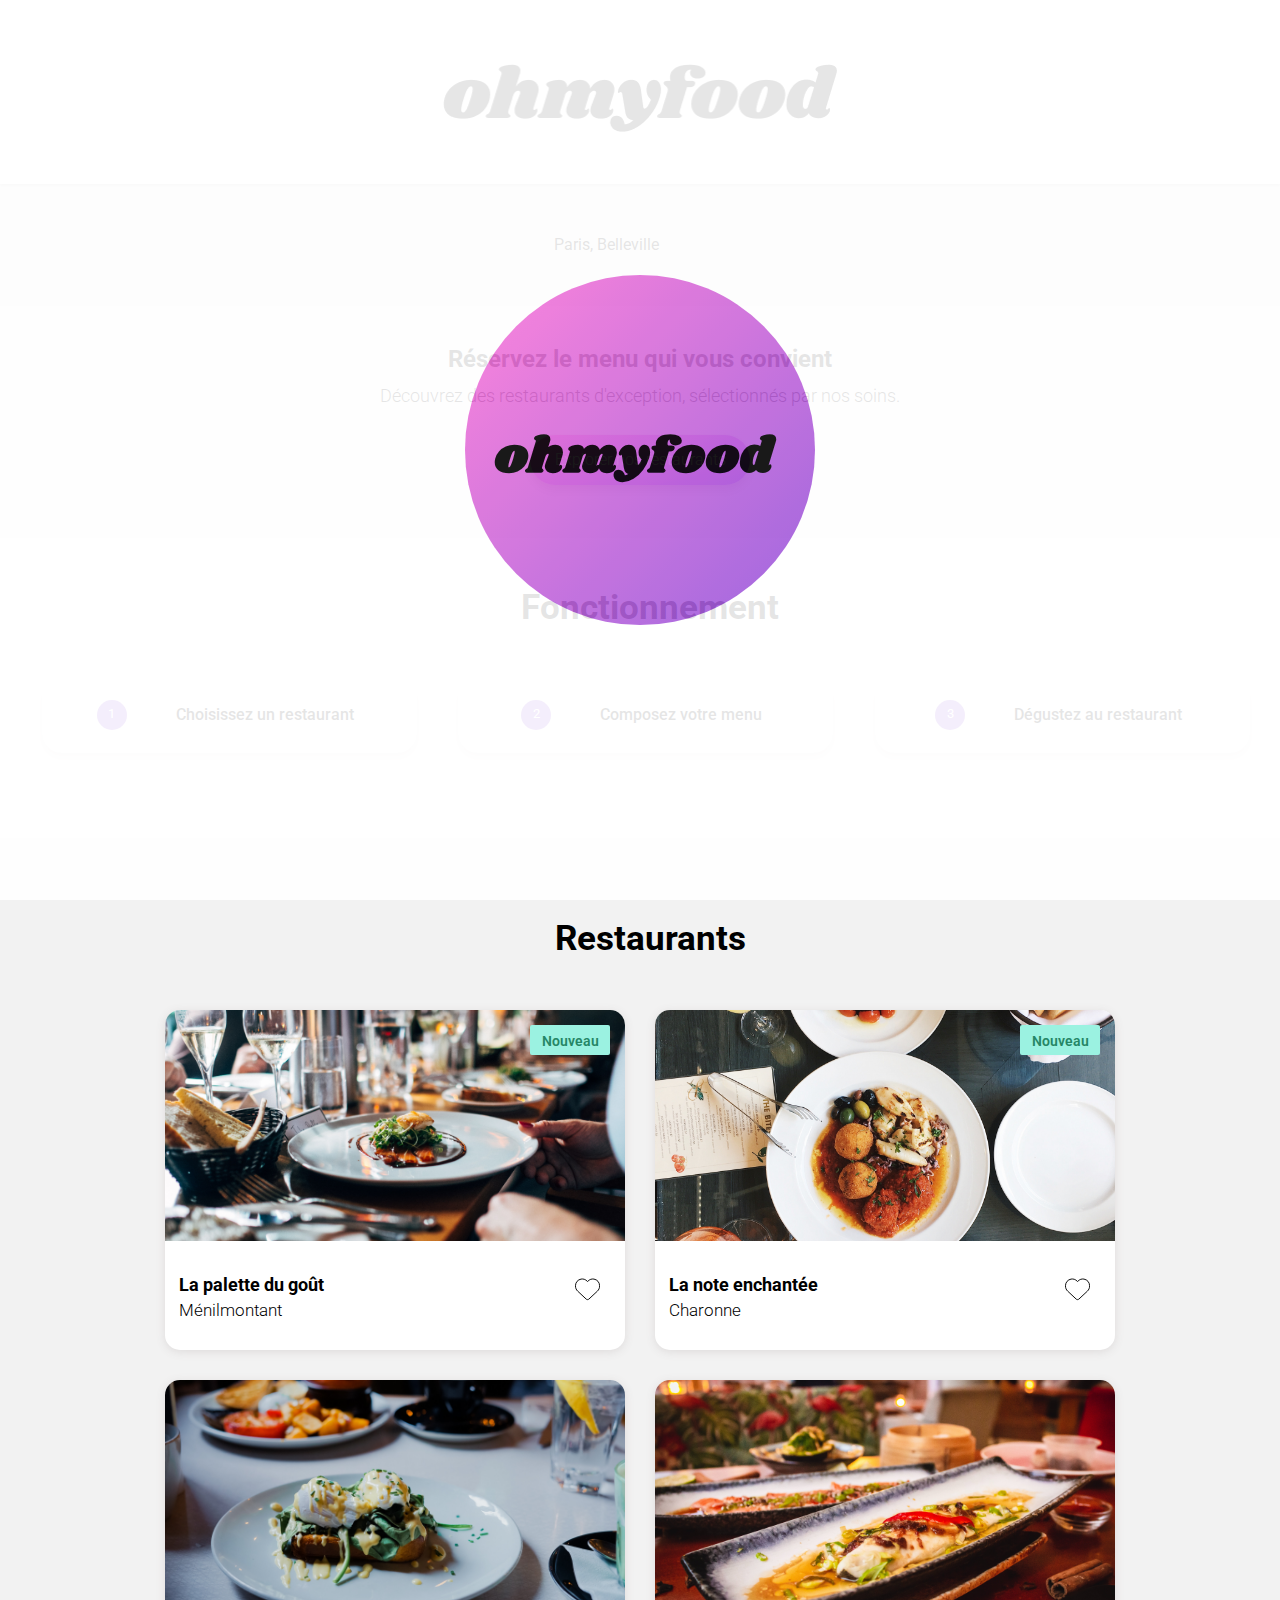
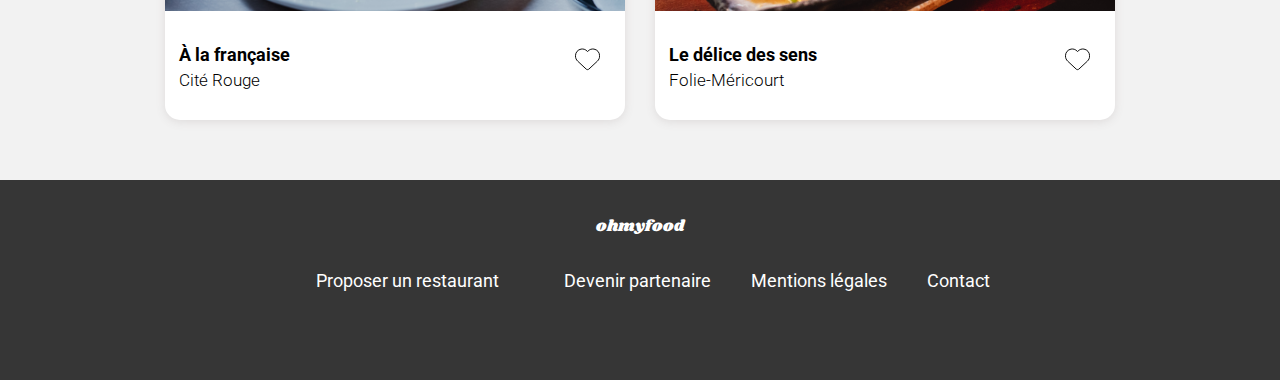
<file: index.html>
<!DOCTYPE html>

<html lang="fr">

    <head>
        <meta charset="utf-8">
        <meta name="viewport" content="width=device-width, initial-scale=1">
        <link rel="stylesheet" href="css/style.css">
        <link rel="stylesheet" href="css/normalize.css">
        <link rel="stylesheet" href="https://cdnjs.cloudflare.com/ajax/libs/font-awesome/6.1.2/css/all.min.css" integrity="sha512-1sCRPdkRXhBV2PBLUdRb4tMg1w2YPf37qatUFeS7zlBy7jJI8Lf4VHwWfZZfpXtYSLy85pkm9GaYVYMfw5BC1A==" crossorigin="anonymous" referrerpolicy="no-referrer">

        <link rel="preconnect" href="https://fonts.googleapis.com">
        <link rel="preconnect" href="https://fonts.gstatic.com" crossorigin>
        <link href="https://fonts.googleapis.com/css2?family=Roboto:wght@100;300;400;500;700;900&family=Shrikhand&display=swap" rel="stylesheet">
        <title>ohmyfood</title>
    </head>

    <body>
        <div class="loader">
            <div class="lds-circle">
                <div><h1>ohmyfood</h1></div></div>
        </div>
        <header class="header1">
            <div class="header__logo">
                <img src="images/logo/ohmyfood.png" alt="logo_ohmyfood">
            </div>
        </header>

        <main>
            <div class="location">
                <div class="icone-location">
                    <i class="fa-solid fa-location-dot"></i>
                </div>
                <div class="select-location">
                    <input type="search" id="search" value="Paris, Belleville">
                </div>
            </div>

            <section class="intro">
                <h5>Réservez le menu qui vous convient</h5>
                <p>Découvrez des restaurants d'exception, sélectionnés par nos soins.</p>
                <div class="button1">
                    <p class="title-button1">Explorer nos restaurants
                        <a href="#restaurants">
                            <span class="button1__lighter"></span>            
                        </a>
                    </p>
                </div>   
            </section>

            <section class="fonctionnement">
                <h6>Fonctionnement</h6>
                <div class="fonctionnement__etapes">
                    <div class="etape">
                        <p class="nbr">1</p>
                        <i class="fa-solid fa-mobile-screen"></i>
                        <p class="text">Choisissez un restaurant</p>                              
                    </div>
                    <div class="etape">
                        <p class="nbr">2</p>
                        <i class="fa-solid fa-list-ul"></i>
                        <p class="text">Composez votre menu</p> 
                    </div>
                    <div class="etape">
                        <p class="nbr">3</p>
                        <i class="fa-sharp fa-solid fa-store"></i>
                        <p class="text">Dégustez au restaurant</p>  
                    </div>
                </div>
            </section>

            <section id="restaurants">
                <div class="title">
                    <h6>Restaurants</h6>
                </div>
                <div class="resto__cards">
                    <div class="resto__card">
                        <a href="html/menu1.html">
                            <div class="image-resto">
                                <span class="notify-badge">Nouveau</span>
                                <img src="images/restaurants/la_palette_du_gout.jpg" alt="la_palette_du_gout">
                            </div>
                            <div class="card-body">
                                <div class="card-title">
                                    <h4>La palette du goût</h4>
                                    <p>Ménilmontant</p>
                                </div>
                                <div class="card-heart">
                                    <div class="heart1">
                                        <svg xmlns="http://www.w3.org/2000/svg" viewBox="-10 0 530 512">
                                            <!--! Font Awesome Pro 6.2.0 by @fontawesome - https://fontawesome.com License - https://fontawesome.com/license (Commercial License) Copyright 2022 Fonticons, Inc. -->
                                            <path d="M47.6 300.4L228.3 469.1c7.5 7 17.4 10.9 27.7 10.9s20.2-3.9 27.7-10.9L464.4 300.4c30.4-28.3 47.6-68 47.6-109.5v-5.8c0-69.9-50.5-129.5-119.4-141C347 36.5 300.6 51.4 268 84L256 96 244 84c-32.6-32.6-79-47.5-124.6-39.9C50.5 55.6 0 115.2 0 185.1v5.8c0 41.5 17.2 81.2 47.6 109.5z"/>
                                            <defs>
                                                <linearGradient id="mygradient" x1="0%" x2="0%" y1="70%" y2="100%">
                                                    <stop offset="0%" stop-color="#FF79DA"/>
                                                    <stop offset="100%" stop-color="#9356DC"/>
                                                </linearGradient>
                                                <linearGradient id="mygradient2" x1="0%" x2="0%" y1="40%" y2="100%">
                                                    <stop offset="0%" stop-color="#FF79DA"/>
                                                    <stop offset="100%" stop-color="#9356DC"/>
                                                </linearGradient>
                                                <linearGradient id="mygradient3" x1="0%" x2="0%" y1="20%" y2="100%">
                                                    <stop offset="0%" stop-color="#FF79DA"/>
                                                    <stop offset="100%" stop-color="#9356DC"/>
                                                </linearGradient>
                                            </defs>
                                        </svg>
                                    </div>
                                </div>
                            </div>
                        </a>
                    </div>   
                    <div class="resto__card">
                        <a href="html/menu2.html">
                            <div class="image-resto">
                                <span class="notify-badge">Nouveau</span>
                                <img src="images/restaurants/la_note_enchantee.jpg" alt="la_note_enchantee">
                            </div>
                            <div class="card-body"> 
                                <div class="card-title">
                                    <h4>La note enchantée</h4>
                                    <p>Charonne</p>
                                </div>
                                <div class="card-heart">
                                    <div class="heart1">
                                        <svg xmlns="http://www.w3.org/2000/svg" viewBox="-10 0 530 512">
                                            <!--! Font Awesome Pro 6.2.0 by @fontawesome - https://fontawesome.com License - https://fontawesome.com/license (Commercial License) Copyright 2022 Fonticons, Inc. -->
                                            <path d="M47.6 300.4L228.3 469.1c7.5 7 17.4 10.9 27.7 10.9s20.2-3.9 27.7-10.9L464.4 300.4c30.4-28.3 47.6-68 47.6-109.5v-5.8c0-69.9-50.5-129.5-119.4-141C347 36.5 300.6 51.4 268 84L256 96 244 84c-32.6-32.6-79-47.5-124.6-39.9C50.5 55.6 0 115.2 0 185.1v5.8c0 41.5 17.2 81.2 47.6 109.5z"/>
                                        </svg>
                                    </div>
                                </div>
                            </div>
                        </a>
                    </div>
                    <div class="resto__card">
                        <a href="html/menu3.html">
                            <div class="image-resto">
                                <img src="images/restaurants/a_la_francaise.jpg" alt="a_la_francaise">
                            </div>
                            <div class="card-body"> 
                                <div class="card-title">
                                    <h4>À la française</h4>
                                    <p>Cité Rouge</p>
                                </div>
                                <div class="card-heart">
                                    <div class="heart1">
                                        <svg xmlns="http://www.w3.org/2000/svg" viewBox="-10 0 530 512">
                                            <!--! Font Awesome Pro 6.2.0 by @fontawesome - https://fontawesome.com License - https://fontawesome.com/license (Commercial License) Copyright 2022 Fonticons, Inc. -->
                                            <path d="M47.6 300.4L228.3 469.1c7.5 7 17.4 10.9 27.7 10.9s20.2-3.9 27.7-10.9L464.4 300.4c30.4-28.3 47.6-68 47.6-109.5v-5.8c0-69.9-50.5-129.5-119.4-141C347 36.5 300.6 51.4 268 84L256 96 244 84c-32.6-32.6-79-47.5-124.6-39.9C50.5 55.6 0 115.2 0 185.1v5.8c0 41.5 17.2 81.2 47.6 109.5z"/>
                                        </svg>
                                    </div>
                                </div>
                            </div>
                        </a>
                    </div>
                    <div class="resto__card">
                        <a href="html/menu4.html">
                            <div class="image-resto">
                                <img src="images/restaurants/le_delice_des_sens.jpg" alt="le_delice_des_sens">
                            </div>
                            <div class="card-body"> 
                                <div class="card-title">
                                    <h4>Le délice des sens</h4>
                                    <p>Folie-Méricourt</p>
                                </div>
                                <div class="card-heart">
                                    <div class="heart1">
                                        <svg xmlns="http://www.w3.org/2000/svg" viewBox="-10 0 530 512">
                                            <!--! Font Awesome Pro 6.2.0 by @fontawesome - https://fontawesome.com License - https://fontawesome.com/license (Commercial License) Copyright 2022 Fonticons, Inc. -->
                                            <path d="M47.6 300.4L228.3 469.1c7.5 7 17.4 10.9 27.7 10.9s20.2-3.9 27.7-10.9L464.4 300.4c30.4-28.3 47.6-68 47.6-109.5v-5.8c0-69.9-50.5-129.5-119.4-141C347 36.5 300.6 51.4 268 84L256 96 244 84c-32.6-32.6-79-47.5-124.6-39.9C50.5 55.6 0 115.2 0 185.1v5.8c0 41.5 17.2 81.2 47.6 109.5z"/>
                                        </svg>
                                    </div>
                                </div>
                            </div>
                        </a>
                    </div>
                </div>
            </section>
        </main>

        <footer class="footer">
            <div class="footer__logo">
                <h2>ohmyfood</h2>
            </div>
            <div class="footer__links">
                <a href="proposer">
                    <div class="link1">
                        <i class="fa-solid fa-utensils"></i>
                        <p>Proposer un restaurant</p>
                    </div>
                </a>
                <a href="partenaire">
                    <div class="link1">
                        <i class="fa-solid fa-handshake-angle"></i>
                        <p>Devenir partenaire</p>
                    </div>
                </a>
                <a href="mentions">
                    <div class="mentions">
                        <p>Mentions légales</p>
                    </div>
                </a>
                <a href="mailto:ohmyfood@testmail.fr">
                    <div class="contact">
                        <p>Contact</p>   
                    </div> 
                </a>    
            </div>
        </footer>
    </body>
</html>
</file>
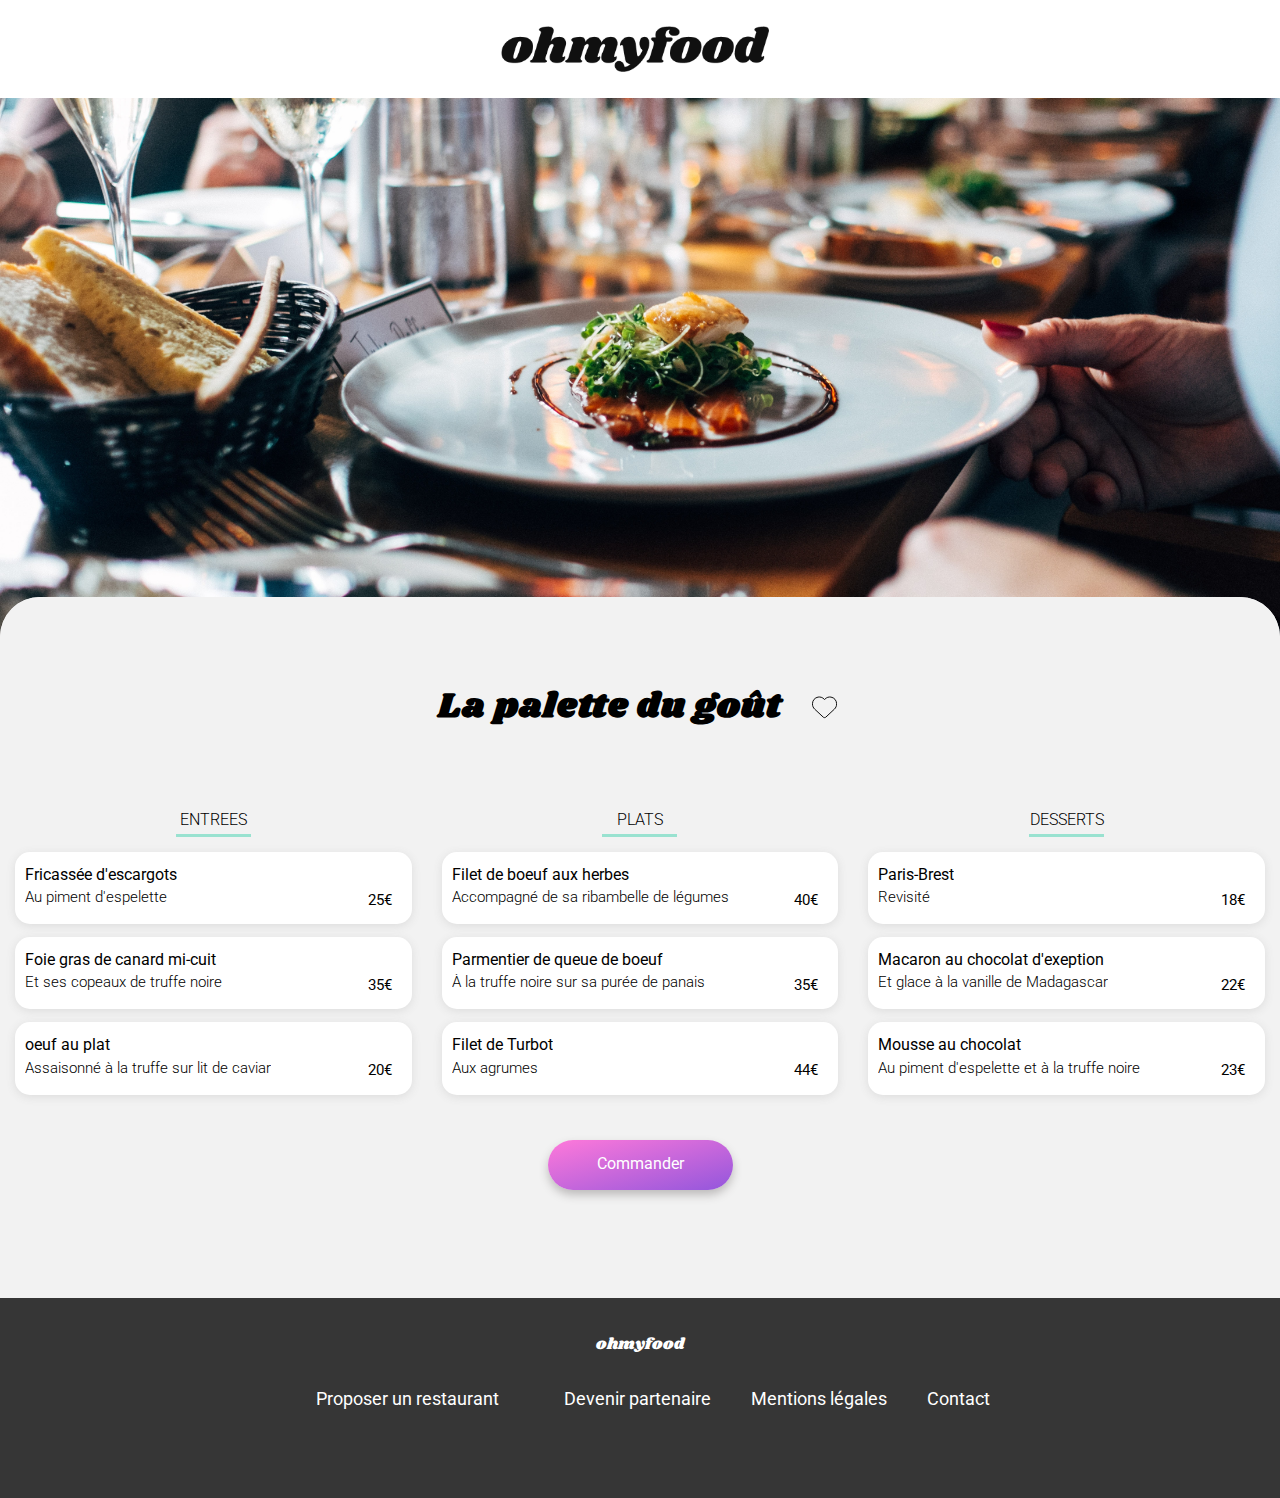
<file: html/menu1.html>
<!DOCTYPE html>
<html lang="fr">
    <head>
       
        <meta charset="utf-8" >
        <meta name="viewport" content="width=device-width, initial-scale=1">
        <link rel="stylesheet" href="../css/style.css">
        <link rel="stylesheet" href="../css/normalize.css">
        <link rel="stylesheet" href="https://cdnjs.cloudflare.com/ajax/libs/font-awesome/6.1.2/css/all.min.css" integrity="sha512-1sCRPdkRXhBV2PBLUdRb4tMg1w2YPf37qatUFeS7zlBy7jJI8Lf4VHwWfZZfpXtYSLy85pkm9GaYVYMfw5BC1A==" crossorigin="anonymous" referrerpolicy="no-referrer">

        <link rel="preconnect" href="https://fonts.googleapis.com">
        <link rel="preconnect" href="https://fonts.gstatic.com" crossorigin>
        <link href="https://fonts.googleapis.com/css2?family=Roboto:wght@100;300;400;500;700;900&family=Shrikhand&display=swap" rel="stylesheet">
        <title>La palette du goût</title>
    </head>

    <body>
        <header class="header2 header2--menu1">
            <div class="header2__home-button">
                <a href="../index.html">
                    <span><i class="fa-solid fa-arrow-left"></i></span>
                </a>
            </div>
            <div class="header__logo">
                <img src="../images/logo/ohmyfood.png" alt="logo_ohmyfood">
            </div>
        </header>

        <main>
            <div class="menu-picture">
                <img src="../images/restaurants/la_palette_du_gout.jpg" alt="la_palette_du_gout">
            </div>
            <section class="menu__general">
                <div class="menu-picture__title">
                    <h1>La palette du goût</h1>
                    <div class="card-heart card-heart--menus">
                        <div class="heart1 heart1--menus">
                            <svg xmlns="http://www.w3.org/2000/svg" viewBox="-10 0 530 512">
                                <!--! Font Awesome Pro 6.2.0 by @fontawesome - https://fontawesome.com License - https://fontawesome.com/license (Commercial License) Copyright 2022 Fonticons, Inc. -->
                                <path d="M47.6 300.4L228.3 469.1c7.5 7 17.4 10.9 27.7 10.9s20.2-3.9 27.7-10.9L464.4 300.4c30.4-28.3 47.6-68 47.6-109.5v-5.8c0-69.9-50.5-129.5-119.4-141C347 36.5 300.6 51.4 268 84L256 96 244 84c-32.6-32.6-79-47.5-124.6-39.9C50.5 55.6 0 115.2 0 185.1v5.8c0 41.5 17.2 81.2 47.6 109.5z"/>
                                <defs>
                                    <linearGradient id="mygradient" x1="0%" x2="0%" y1="70%" y2="100%">
                                        <stop offset="0%" stop-color="#FF79DA"/>
                                        <stop offset="100%" stop-color="#9356DC"/>
                                    </linearGradient>
                                    <linearGradient id="mygradient2" x1="0%" x2="0%" y1="40%" y2="100%">
                                        <stop offset="0%" stop-color="#FF79DA"/>
                                        <stop offset="100%" stop-color="#9356DC"/>
                                    </linearGradient>
                                    <linearGradient id="mygradient3" x1="0%" x2="0%" y1="20%" y2="100%">
                                        <stop offset="0%" stop-color="#FF79DA"/>
                                        <stop offset="100%" stop-color="#9356DC"/>
                                    </linearGradient>
                                </defs>
                            </svg>  
                        </div>
                    </div>
                </div>
                <div class="menu__type-master">
                    <div class="menu__type">
                        <div class="menu-title">
                            <h2>ENTREES</h2>
                        </div>
                        <div class="menu__card">
                            <div class="menu-txt">
                                <h3>Fricassée d'escargots</h3>
                                <p>Au piment d'espelette</p>
                            </div>
                            <div class="menu-price">
                               <div class="price">
                                    <p>25€</p>
                                </div>
                                <div class="selection">
                                    <div class="select">
                                        <svg xmlns="http://www.w3.org/2000/svg" viewBox="0 0 512 512">
                                            <!--! Font Awesome Pro 6.2.0 by @fontawesome - https://fontawesome.com License - https://fontawesome.com/license (Commercial License) Copyright 2022 Fonticons, Inc. -->
                                            <path d="M256 512c141.4 0 256-114.6 256-256S397.4 0 256 0S0 114.6 0 256S114.6 512 256 512zM369 209L241 337c-9.4 9.4-24.6 9.4-33.9 0l-64-64c-9.4-9.4-9.4-24.6 0-33.9s24.6-9.4 33.9 0l47 47L335 175c9.4-9.4 24.6-9.4 33.9 0s9.4 24.6 0 33.9z"/>
                                        </svg>
                                    </div>
                                </div>
                            </div>
                        </div>
                        <div class="menu__card">
                            <div class="menu-txt">
                                <h3>Foie gras de canard mi-cuit</h3>
                                <p>Et ses copeaux de truffe noire</p>
                            </div>
                            <div class="menu-price">
                                <div class="price">
                                    <p>35€</p>
                                </div>
                                <div class="selection">
                                    <div class="select">
                                        <svg xmlns="http://www.w3.org/2000/svg" viewBox="0 0 512 512">
                                            <!--! Font Awesome Pro 6.2.0 by @fontawesome - https://fontawesome.com License - https://fontawesome.com/license (Commercial License) Copyright 2022 Fonticons, Inc. -->
                                            <path d="M256 512c141.4 0 256-114.6 256-256S397.4 0 256 0S0 114.6 0 256S114.6 512 256 512zM369 209L241 337c-9.4 9.4-24.6 9.4-33.9 0l-64-64c-9.4-9.4-9.4-24.6 0-33.9s24.6-9.4 33.9 0l47 47L335 175c9.4-9.4 24.6-9.4 33.9 0s9.4 24.6 0 33.9z"/>
                                        </svg>
                                    </div>
                                </div>
                            </div>
                        </div>
                        <div class="menu__card">
                            <div class="menu-txt"> 
                                <h3>oeuf au plat</h3>
                                <p>Assaisonné à la truffe sur lit de caviar</p>
                            </div>
                            <div class="menu-price">
                                <div class="price">
                                    <p>20€</p>
                                </div>
                                <div class="selection">
                                    <div class="select">
                                        <svg xmlns="http://www.w3.org/2000/svg" viewBox="0 0 512 512">
                                            <!--! Font Awesome Pro 6.2.0 by @fontawesome - https://fontawesome.com License - https://fontawesome.com/license (Commercial License) Copyright 2022 Fonticons, Inc. -->
                                            <path d="M256 512c141.4 0 256-114.6 256-256S397.4 0 256 0S0 114.6 0 256S114.6 512 256 512zM369 209L241 337c-9.4 9.4-24.6 9.4-33.9 0l-64-64c-9.4-9.4-9.4-24.6 0-33.9s24.6-9.4 33.9 0l47 47L335 175c9.4-9.4 24.6-9.4 33.9 0s9.4 24.6 0 33.9z"/>
                                        </svg>
                                    </div>
                                </div>
                            </div>
                        </div>
                    </div>
                    <div class="menu__type">
                        <div class="menu-title">
                            <h2>PLATS</h2>
                        </div>
                        <div class="menu__card">
                            <div class="menu-txt"> 
                                <h3>Filet de boeuf aux herbes</h3>
                                <p>Accompagné de sa ribambelle de légumes </p>
                            </div>
                            <div class="menu-price">
                                <div class="price">
                                    <p>40€</p>
                                </div>
                                <div class="selection">
                                    <div class="select">
                                        <svg xmlns="http://www.w3.org/2000/svg" viewBox="0 0 512 512">
                                            <!--! Font Awesome Pro 6.2.0 by @fontawesome - https://fontawesome.com License - https://fontawesome.com/license (Commercial License) Copyright 2022 Fonticons, Inc. -->
                                            <path d="M256 512c141.4 0 256-114.6 256-256S397.4 0 256 0S0 114.6 0 256S114.6 512 256 512zM369 209L241 337c-9.4 9.4-24.6 9.4-33.9 0l-64-64c-9.4-9.4-9.4-24.6 0-33.9s24.6-9.4 33.9 0l47 47L335 175c9.4-9.4 24.6-9.4 33.9 0s9.4 24.6 0 33.9z"/>
                                        </svg>
                                    </div>
                                </div>
                            </div>
                         </div>
                        <div class="menu__card">
                            <div class="menu-txt"> 
                                <h3>Parmentier de queue de boeuf</h3>
                                <p>À la truffe noire sur sa purée de panais</p>
                            </div>
                            <div class="menu-price">
                                <div class="price">
                                    <p>35€</p>
                                </div>
                                <div class="selection">
                                    <div class="select">
                                        <svg xmlns="http://www.w3.org/2000/svg" viewBox="0 0 512 512">
                                            <!--! Font Awesome Pro 6.2.0 by @fontawesome - https://fontawesome.com License - https://fontawesome.com/license (Commercial License) Copyright 2022 Fonticons, Inc. -->
                                            <path d="M256 512c141.4 0 256-114.6 256-256S397.4 0 256 0S0 114.6 0 256S114.6 512 256 512zM369 209L241 337c-9.4 9.4-24.6 9.4-33.9 0l-64-64c-9.4-9.4-9.4-24.6 0-33.9s24.6-9.4 33.9 0l47 47L335 175c9.4-9.4 24.6-9.4 33.9 0s9.4 24.6 0 33.9z"/>
                                        </svg>
                                    </div>
                                </div>
                            </div>
                        </div>
                        <div class="menu__card">
                            <div class="menu-txt">  
                                <h3>Filet de Turbot</h3>
                                <p>Aux agrumes</p>
                            </div>
                            <div class="menu-price">
                                <div class="price">  
                                    <p>44€</p>
                                </div>
                                <div class="selection">
                                    <div class="select">
                                        <svg xmlns="http://www.w3.org/2000/svg" viewBox="0 0 512 512">
                                            <!--! Font Awesome Pro 6.2.0 by @fontawesome - https://fontawesome.com License - https://fontawesome.com/license (Commercial License) Copyright 2022 Fonticons, Inc. -->
                                            <path d="M256 512c141.4 0 256-114.6 256-256S397.4 0 256 0S0 114.6 0 256S114.6 512 256 512zM369 209L241 337c-9.4 9.4-24.6 9.4-33.9 0l-64-64c-9.4-9.4-9.4-24.6 0-33.9s24.6-9.4 33.9 0l47 47L335 175c9.4-9.4 24.6-9.4 33.9 0s9.4 24.6 0 33.9z"/>
                                        </svg>
                                    </div>
                                </div>
                            </div>
                        </div>
                    </div>
                    <div class="menu__type">
                        <div class="menu-title menu-title--top">
                            <h2>DESSERTS</h2>
                        </div>
                        <div class="menu__card">
                            <div class="menu-txt">
                                <h3>Paris-Brest</h3>
                                <p>Revisité</p>
                            </div>
                            <div class="menu-price">
                                <div class="price">
                                    <p>18€</p>
                                </div>
                                <div class="selection">
                                    <div class="select">
                                        <svg xmlns="http://www.w3.org/2000/svg" viewBox="0 0 512 512">
                                            <!--! Font Awesome Pro 6.2.0 by @fontawesome - https://fontawesome.com License - https://fontawesome.com/license (Commercial License) Copyright 2022 Fonticons, Inc. -->
                                            <path d="M256 512c141.4 0 256-114.6 256-256S397.4 0 256 0S0 114.6 0 256S114.6 512 256 512zM369 209L241 337c-9.4 9.4-24.6 9.4-33.9 0l-64-64c-9.4-9.4-9.4-24.6 0-33.9s24.6-9.4 33.9 0l47 47L335 175c9.4-9.4 24.6-9.4 33.9 0s9.4 24.6 0 33.9z"/>
                                        </svg>
                                    </div>
                                </div>
                            </div>
                        </div>
                        <div class="menu__card">
                            <div class="menu-txt">  
                                <h3>Macaron au chocolat d'exeption</h3>
                                <p>Et glace à la vanille de Madagascar</p>
                            </div>
                            <div class="menu-price">  
                                <div class="price">
                                    <p>22€</p>
                                </div>
                                <div class="selection">
                                    <div class="select">
                                        <svg xmlns="http://www.w3.org/2000/svg" viewBox="0 0 512 512">
                                            <!--! Font Awesome Pro 6.2.0 by @fontawesome - https://fontawesome.com License - https://fontawesome.com/license (Commercial License) Copyright 2022 Fonticons, Inc. -->
                                            <path d="M256 512c141.4 0 256-114.6 256-256S397.4 0 256 0S0 114.6 0 256S114.6 512 256 512zM369 209L241 337c-9.4 9.4-24.6 9.4-33.9 0l-64-64c-9.4-9.4-9.4-24.6 0-33.9s24.6-9.4 33.9 0l47 47L335 175c9.4-9.4 24.6-9.4 33.9 0s9.4 24.6 0 33.9z"/>
                                        </svg>
                                    </div>
                                </div>
                            </div>
                        </div>
                        <div class="menu__card">
                            <div class="menu-txt">  
                                <h3>Mousse au chocolat</h3>
                                <p>Au piment d'espelette et à la truffe noire</p>
                            </div>
                            <div class="menu-price">  
                                <div class="price">
                                    <p>23€</p>
                                </div>
                                <div class="selection">
                                    <div class="select">
                                        <svg xmlns="http://www.w3.org/2000/svg" viewBox="0 0 512 512">
                                            <!--! Font Awesome Pro 6.2.0 by @fontawesome - https://fontawesome.com License - https://fontawesome.com/license (Commercial License) Copyright 2022 Fonticons, Inc. -->
                                            <path d="M256 512c141.4 0 256-114.6 256-256S397.4 0 256 0S0 114.6 0 256S114.6 512 256 512zM369 209L241 337c-9.4 9.4-24.6 9.4-33.9 0l-64-64c-9.4-9.4-9.4-24.6 0-33.9s24.6-9.4 33.9 0l47 47L335 175c9.4-9.4 24.6-9.4 33.9 0s9.4 24.6 0 33.9z"/>
                                        </svg>
                                    </div>
                                </div>
                            </div>
                        </div> 
                    </div>
                </div>
            </section>
            <div class="order-button">
                <p class="button1 button1--menus">Commander
                    <a href="#order">
                        <span class="button1__lighter"></span>
                    </a>
                </p>
            </div>
        </main>

        <footer class="footer">
            <div class="footer__logo">
                <h2>ohmyfood</h2>
            </div>
            <div class="footer__links">
                <a href="#proposer">
                    <div class="link1">
                        <i class="fa-solid fa-utensils"></i>
                        <p>Proposer un restaurant</p>
                    </div>
                </a>
            <a href="#partenaire">
                    <div class="link1">
                        <i class="fa-solid fa-handshake-angle"></i>
                        <p>Devenir partenaire</p>
                    </div>
                </a>
                <a href="#mentions">
                    <div class="mentions">
                        <p>Mentions légales</p>
                    </div>
                </a>
                <a href="mailto:ohmyfood@testmail.fr">
                    <div class="contact">
                        <p>Contact</p>   
                    </div> 
                </a>    
            </div>
        </footer>
    </body>
</html>
</file>
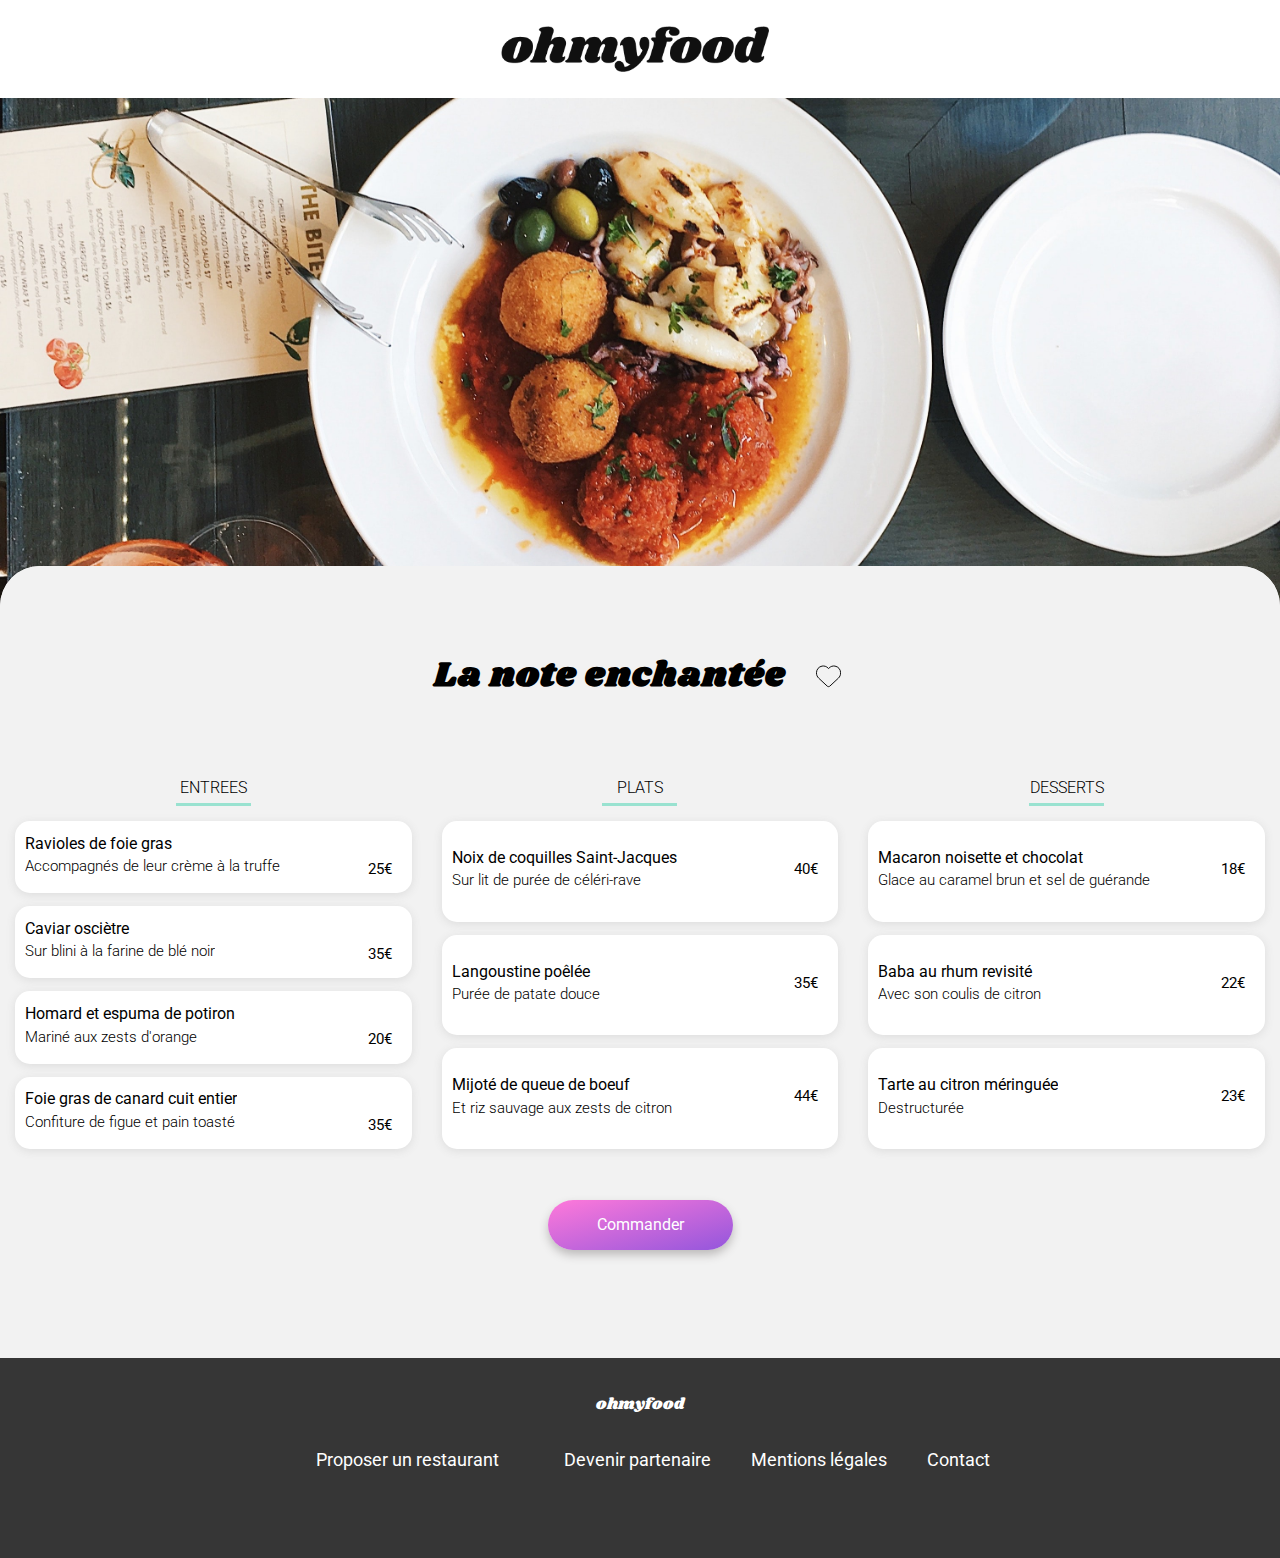
<file: html/menu2.html>
<!DOCTYPE html>
<html lang="fr">
    <head>
       
        <meta charset="utf-8">
        <meta name="viewport" content="width=device-width, initial-scale=1">
        <link rel="stylesheet" href="../css/style.css">
        <link rel="stylesheet" href="../css/normalize.css">
        <link rel="stylesheet" href="https://cdnjs.cloudflare.com/ajax/libs/font-awesome/6.1.2/css/all.min.css" integrity="sha512-1sCRPdkRXhBV2PBLUdRb4tMg1w2YPf37qatUFeS7zlBy7jJI8Lf4VHwWfZZfpXtYSLy85pkm9GaYVYMfw5BC1A==" crossorigin="anonymous" referrerpolicy="no-referrer">

        <link rel="preconnect" href="https://fonts.googleapis.com">
        <link rel="preconnect" href="https://fonts.gstatic.com" crossorigin>
        <link href="https://fonts.googleapis.com/css2?family=Roboto:wght@100;300;400;500;700;900&family=Shrikhand&display=swap" rel="stylesheet">
        <title>La note enchantée</title>
    </head>
    <body>
        <header class="header2 header2--menu2">
            <div class="header2__home-button">
                <a href="../index.html">
                    <span><i class="fa-solid fa-arrow-left"></i></span>
                </a>
            </div>
            <div class="header__logo">
                <img src="../images/logo/ohmyfood.png" alt="logo_ohmyfood">
            </div>
        </header>

        <main>
            <div class="menu-picture">
                    <img src="../images/restaurants/la_note_enchantee.jpg" alt="la_note_enchantee">
            </div>
            <section class="menu__general menu__general--2">
                <div class="menu-picture__title menu-picture__title2">
                    <h1>La note enchantée</h1>
                    <div class="card-heart card-heart--menus">
                        <div class="heart1 heart1--menus">
                            <svg xmlns="http://www.w3.org/2000/svg" viewBox="-10 0 530 512">
                                <!--! Font Awesome Pro 6.2.0 by @fontawesome - https://fontawesome.com License - https://fontawesome.com/license (Commercial License) Copyright 2022 Fonticons, Inc. -->
                                <path d="M47.6 300.4L228.3 469.1c7.5 7 17.4 10.9 27.7 10.9s20.2-3.9 27.7-10.9L464.4 300.4c30.4-28.3 47.6-68 47.6-109.5v-5.8c0-69.9-50.5-129.5-119.4-141C347 36.5 300.6 51.4 268 84L256 96 244 84c-32.6-32.6-79-47.5-124.6-39.9C50.5 55.6 0 115.2 0 185.1v5.8c0 41.5 17.2 81.2 47.6 109.5z"/>
                                <defs>
                                    <linearGradient id="mygradient" x1="0%" x2="0%" y1="70%" y2="100%">
                                        <stop offset="0%" stop-color="#FF79DA"/>
                                        <stop offset="100%" stop-color="#9356DC"/>
                                    </linearGradient>
                                    <linearGradient id="mygradient2" x1="0%" x2="0%" y1="40%" y2="100%">
                                        <stop offset="0%" stop-color="#FF79DA"/>
                                        <stop offset="100%" stop-color="#9356DC"/>
                                    </linearGradient>
                                    <linearGradient id="mygradient3" x1="0%" x2="0%" y1="20%" y2="100%">
                                        <stop offset="0%" stop-color="#FF79DA"/>
                                        <stop offset="100%" stop-color="#9356DC"/>
                                    </linearGradient>
                                </defs>
                            </svg> 
                        </div>
                    </div>
                </div>
                <div class="menu__type-master">
                    <div class="menu__type">
                        <div class="menu-title">
                            <h2>ENTREES</h2>
                        </div>
                        <div class="menu__card">
                            <div class="menu-txt">  
                                <h3>Ravioles de foie gras</h3>
                                <p>Accompagnés de leur crème à la truffe</p>
                            </div>
                            <div class="menu-price">  
                                <div class="price">
                                    <p>25€</p>
                                </div>
                                <div class="selection">
                                    <div class="select">
                                        <svg xmlns="http://www.w3.org/2000/svg" viewBox="0 0 512 512">
                                            <!--! Font Awesome Pro 6.2.0 by @fontawesome - https://fontawesome.com License - https://fontawesome.com/license (Commercial License) Copyright 2022 Fonticons, Inc. -->
                                            <path d="M256 512c141.4 0 256-114.6 256-256S397.4 0 256 0S0 114.6 0 256S114.6 512 256 512zM369 209L241 337c-9.4 9.4-24.6 9.4-33.9 0l-64-64c-9.4-9.4-9.4-24.6 0-33.9s24.6-9.4 33.9 0l47 47L335 175c9.4-9.4 24.6-9.4 33.9 0s9.4 24.6 0 33.9z"/>
                                        </svg>
                                    </div>
                                </div>
                            </div>
                        </div>
                        <div class="menu__card">
                            <div class="menu-txt">  
                                <h3>Caviar osciètre</h3>
                                <p>Sur blini à la farine de blé noir</p>
                            </div>
                            <div class="menu-price">  
                                <div class="price">
                                    <p>35€</p>
                                </div>
                                <div class="selection">
                                    <div class="select">
                                        <svg xmlns="http://www.w3.org/2000/svg" viewBox="0 0 512 512">
                                            <!--! Font Awesome Pro 6.2.0 by @fontawesome - https://fontawesome.com License - https://fontawesome.com/license (Commercial License) Copyright 2022 Fonticons, Inc. -->
                                            <path d="M256 512c141.4 0 256-114.6 256-256S397.4 0 256 0S0 114.6 0 256S114.6 512 256 512zM369 209L241 337c-9.4 9.4-24.6 9.4-33.9 0l-64-64c-9.4-9.4-9.4-24.6 0-33.9s24.6-9.4 33.9 0l47 47L335 175c9.4-9.4 24.6-9.4 33.9 0s9.4 24.6 0 33.9z"/>
                                        </svg>
                                    </div>
                                </div>
                            </div>
                        </div>
                        <div class="menu__card">
                            <div class="menu-txt">  
                                <h3>Homard et espuma de potiron</h3>
                                <p>Mariné aux zests d'orange</p>
                            </div>
                            <div class="menu-price">  
                                <div class="price">
                                    <p>20€</p>
                                </div>
                                <div class="selection">
                                    <div class="select">
                                        <svg xmlns="http://www.w3.org/2000/svg" viewBox="0 0 512 512">
                                            <!--! Font Awesome Pro 6.2.0 by @fontawesome - https://fontawesome.com License - https://fontawesome.com/license (Commercial License) Copyright 2022 Fonticons, Inc. -->
                                            <path d="M256 512c141.4 0 256-114.6 256-256S397.4 0 256 0S0 114.6 0 256S114.6 512 256 512zM369 209L241 337c-9.4 9.4-24.6 9.4-33.9 0l-64-64c-9.4-9.4-9.4-24.6 0-33.9s24.6-9.4 33.9 0l47 47L335 175c9.4-9.4 24.6-9.4 33.9 0s9.4 24.6 0 33.9z"/>
                                        </svg>
                                    </div>
                                </div>
                            </div>
                        </div>
                        <div class="menu__card">
                            <div class="menu-txt">  
                                <h3>Foie gras de canard cuit entier</h3>
                                <p>Confiture de figue et pain toasté</p>
                            </div>
                            <div class="menu-price"> 
                                <div class="price"> 
                                    <p>35€</p>
                                </div>
                                <div class="selection">
                                    <div class="select">
                                        <svg xmlns="http://www.w3.org/2000/svg" viewBox="0 0 512 512">
                                            <!--! Font Awesome Pro 6.2.0 by @fontawesome - https://fontawesome.com License - https://fontawesome.com/license (Commercial License) Copyright 2022 Fonticons, Inc. -->
                                            <path d="M256 512c141.4 0 256-114.6 256-256S397.4 0 256 0S0 114.6 0 256S114.6 512 256 512zM369 209L241 337c-9.4 9.4-24.6 9.4-33.9 0l-64-64c-9.4-9.4-9.4-24.6 0-33.9s24.6-9.4 33.9 0l47 47L335 175c9.4-9.4 24.6-9.4 33.9 0s9.4 24.6 0 33.9z"/>
                                        </svg>
                                    </div>
                                </div>
                            </div>
                        </div>
                    </div>
                    <div class="menu__type">
                        <div class="menu-title menu-title--top">
                            <h2>PLATS</h2>
                        </div>
                        <div class="menu__card">
                            <div class="menu-txt">  
                                <h3>Noix de coquilles Saint-Jacques</h3>
                                <p>Sur lit de purée de céléri-rave</p>
                            </div>
                            <div class="menu-price">  
                                <div class="price">
                                    <p>40€</p>
                                </div>
                                <div class="selection">
                                    <div class="select">
                                        <svg xmlns="http://www.w3.org/2000/svg" viewBox="0 0 512 512">
                                            <!--! Font Awesome Pro 6.2.0 by @fontawesome - https://fontawesome.com License - https://fontawesome.com/license (Commercial License) Copyright 2022 Fonticons, Inc. -->
                                            <path d="M256 512c141.4 0 256-114.6 256-256S397.4 0 256 0S0 114.6 0 256S114.6 512 256 512zM369 209L241 337c-9.4 9.4-24.6 9.4-33.9 0l-64-64c-9.4-9.4-9.4-24.6 0-33.9s24.6-9.4 33.9 0l47 47L335 175c9.4-9.4 24.6-9.4 33.9 0s9.4 24.6 0 33.9z"/>
                                        </svg>
                                    </div>
                                </div>
                            </div>
                        </div>
                        <div class="menu__card">
                            <div class="menu-txt">  
                                <h3>Langoustine poêlée</h3>
                                <p>Purée de patate douce</p>
                            </div>
                            <div class="menu-price"> 
                                <div class="price"> 
                                    <p>35€</p>
                                </div>
                                <div class="selection">
                                    <div class="select">
                                        <svg xmlns="http://www.w3.org/2000/svg" viewBox="0 0 512 512">
                                            <!--! Font Awesome Pro 6.2.0 by @fontawesome - https://fontawesome.com License - https://fontawesome.com/license (Commercial License) Copyright 2022 Fonticons, Inc. -->
                                            <path d="M256 512c141.4 0 256-114.6 256-256S397.4 0 256 0S0 114.6 0 256S114.6 512 256 512zM369 209L241 337c-9.4 9.4-24.6 9.4-33.9 0l-64-64c-9.4-9.4-9.4-24.6 0-33.9s24.6-9.4 33.9 0l47 47L335 175c9.4-9.4 24.6-9.4 33.9 0s9.4 24.6 0 33.9z"/>
                                        </svg>
                                    </div>
                                </div>
                            </div>
                        </div>
                        <div class="menu__card">
                            <div class="menu-txt">  
                                <h3>Mijoté de queue de boeuf</h3>
                                <p>Et riz sauvage aux zests de citron</p>
                            </div>
                            <div class="menu-price">
                                <div class="price">  
                                    <p>44€</p>
                                </div>
                                <div class="selection">
                                    <div class="select">
                                        <svg xmlns="http://www.w3.org/2000/svg" viewBox="0 0 512 512">
                                            <!--! Font Awesome Pro 6.2.0 by @fontawesome - https://fontawesome.com License - https://fontawesome.com/license (Commercial License) Copyright 2022 Fonticons, Inc. -->
                                            <path d="M256 512c141.4 0 256-114.6 256-256S397.4 0 256 0S0 114.6 0 256S114.6 512 256 512zM369 209L241 337c-9.4 9.4-24.6 9.4-33.9 0l-64-64c-9.4-9.4-9.4-24.6 0-33.9s24.6-9.4 33.9 0l47 47L335 175c9.4-9.4 24.6-9.4 33.9 0s9.4 24.6 0 33.9z"/>
                                        </svg>
                                    </div>
                                </div>
                            </div>
                        </div>
                    </div>
                    <div class="menu__type">
                        <div class="menu-title menu-title--top">
                            <h2>DESSERTS</h2>
                        </div>
                        <div class="menu__card">
                            <div class="menu-txt">  
                                <h3>Macaron noisette et chocolat</h3>
                                <p>Glace au caramel brun et sel de guérande</p>
                            </div>
                            <div class="menu-price"> 
                                <div class="price"> 
                                    <p>18€</p>
                                </div>
                                <div class="selection">
                                    <div class="select">
                                        <svg xmlns="http://www.w3.org/2000/svg" viewBox="0 0 512 512">
                                            <!--! Font Awesome Pro 6.2.0 by @fontawesome - https://fontawesome.com License - https://fontawesome.com/license (Commercial License) Copyright 2022 Fonticons, Inc. -->
                                            <path d="M256 512c141.4 0 256-114.6 256-256S397.4 0 256 0S0 114.6 0 256S114.6 512 256 512zM369 209L241 337c-9.4 9.4-24.6 9.4-33.9 0l-64-64c-9.4-9.4-9.4-24.6 0-33.9s24.6-9.4 33.9 0l47 47L335 175c9.4-9.4 24.6-9.4 33.9 0s9.4 24.6 0 33.9z"/>
                                        </svg>
                                    </div>
                                </div>
                            </div>
                        </div>
                        <div class="menu__card">
                            <div class="menu-txt">  
                                <h3>Baba au rhum revisité</h3>
                                <p>Avec son coulis de citron</p>
                            </div>
                            <div class="menu-price"> 
                                <div class="price"> 
                                    <p>22€</p>
                                </div>
                                <div class="selection">
                                    <div class="select">
                                        <svg xmlns="http://www.w3.org/2000/svg" viewBox="0 0 512 512">
                                            <!--! Font Awesome Pro 6.2.0 by @fontawesome - https://fontawesome.com License - https://fontawesome.com/license (Commercial License) Copyright 2022 Fonticons, Inc. -->
                                            <path d="M256 512c141.4 0 256-114.6 256-256S397.4 0 256 0S0 114.6 0 256S114.6 512 256 512zM369 209L241 337c-9.4 9.4-24.6 9.4-33.9 0l-64-64c-9.4-9.4-9.4-24.6 0-33.9s24.6-9.4 33.9 0l47 47L335 175c9.4-9.4 24.6-9.4 33.9 0s9.4 24.6 0 33.9z"/>
                                        </svg>
                                    </div>
                                </div>
                            </div>
                        </div>
                        <div class="menu__card">
                            <div class="menu-txt">  
                                <h3>Tarte au citron méringuée</h3>
                                <p>Destructurée</p>
                            </div>
                            <div class="menu-price"> 
                                <div class="price"> 
                                    <p>23€</p>
                                </div>
                                <div class="selection">
                                    <div class="select">
                                        <svg xmlns="http://www.w3.org/2000/svg" viewBox="0 0 512 512">
                                            <!--! Font Awesome Pro 6.2.0 by @fontawesome - https://fontawesome.com License - https://fontawesome.com/license (Commercial License) Copyright 2022 Fonticons, Inc. -->
                                            <path d="M256 512c141.4 0 256-114.6 256-256S397.4 0 256 0S0 114.6 0 256S114.6 512 256 512zM369 209L241 337c-9.4 9.4-24.6 9.4-33.9 0l-64-64c-9.4-9.4-9.4-24.6 0-33.9s24.6-9.4 33.9 0l47 47L335 175c9.4-9.4 24.6-9.4 33.9 0s9.4 24.6 0 33.9z"/>
                                        </svg>
                                    </div>
                                </div>
                            </div>
                        </div> 
                    </div>
                </div>
            </section>
            <div class="order-button">
                <p class="button1 button1--menus">Commander
                    <a href="#order">
                        <span class="button1__lighter"></span>
                    </a>
                </p>
            </div>
        </main>           

        <footer class="footer">
            <div class="footer__logo">
                <h2>ohmyfood</h2>
            </div>
            <div class="footer__links">
                <a href="#proposer">
                    <div class="link1">
                        <i class="fa-solid fa-utensils"></i>
                        <p>Proposer un restaurant</p>
                    </div>
                </a>
                <a href="#partenaire">
                    <div class="link1">
                        <i class="fa-solid fa-handshake-angle"></i>
                        <p>Devenir partenaire</p>
                    </div>
                </a>
                <a href="#mentions">
                    <div class="mentions">
                        <p>Mentions légales</p>
                    </div>
                </a>
                <a href="mailto:ohmyfood@testmail.fr">
                    <div class="contact">
                        <p>Contact</p>   
                    </div> 
                </a>    
            </div>
        </footer>
    </body>
</html>
</file>
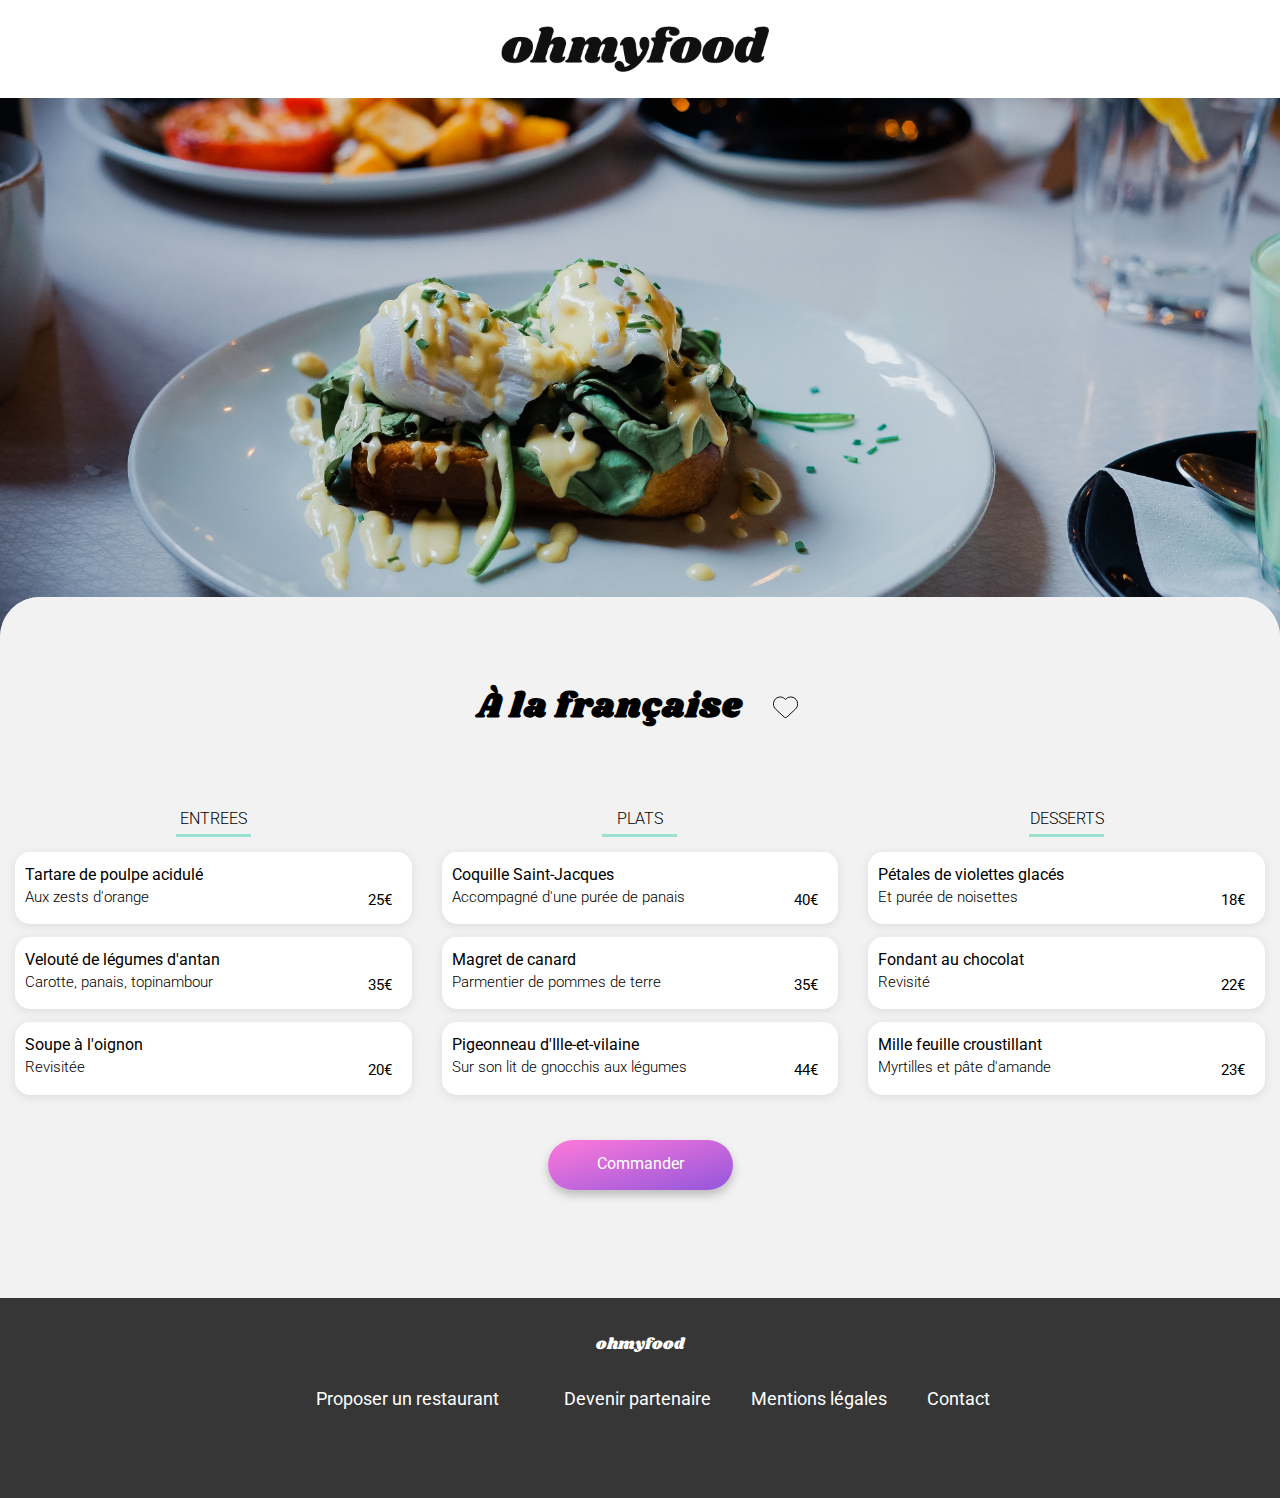
<file: html/menu3.html>
<!DOCTYPE html>
<html lang="fr">
    <head>
       
        <meta charset="utf-8">
        <meta name="viewport" content="width=device-width, initial-scale=1">
        <link rel="stylesheet" href="../css/style.css">
        <link rel="stylesheet" href="../css/normalize.css">
        <link rel="stylesheet" href="https://cdnjs.cloudflare.com/ajax/libs/font-awesome/6.1.2/css/all.min.css" integrity="sha512-1sCRPdkRXhBV2PBLUdRb4tMg1w2YPf37qatUFeS7zlBy7jJI8Lf4VHwWfZZfpXtYSLy85pkm9GaYVYMfw5BC1A==" crossorigin="anonymous" referrerpolicy="no-referrer">

        <link rel="preconnect" href="https://fonts.googleapis.com">
        <link rel="preconnect" href="https://fonts.gstatic.com" crossorigin>
        <link href="https://fonts.googleapis.com/css2?family=Roboto:wght@100;300;400;500;700;900&family=Shrikhand&display=swap" rel="stylesheet">
        <title>A la française</title>
    </head>
    <body>
        <header class="header2 header2--menu1">
            <div class="header2__home-button">
            <a href="../index.html">
                <span><i class="fa-solid fa-arrow-left"></i></span>
            </a>
            </div>
            <div class="header__logo">
                <img src="../images/logo/ohmyfood.png" alt="logo_ohmyfood">
            </div>
        </header>

        <main>
            <div class="menu-picture">
                <img src="../images/restaurants/a_la_francaise.jpg" alt="a_la_francaise">
            </div>
            <section class="menu__general">
                <div class="menu-picture__title">
                    <h1>À la française</h1>
                    <div class="card-heart card-heart--menus">
                        <div class="heart1 heart1--menus">
                            <svg xmlns="http://www.w3.org/2000/svg" viewBox="-10 0 530 512">
                                <!--! Font Awesome Pro 6.2.0 by @fontawesome - https://fontawesome.com License - https://fontawesome.com/license (Commercial License) Copyright 2022 Fonticons, Inc. -->
                                <path d="M47.6 300.4L228.3 469.1c7.5 7 17.4 10.9 27.7 10.9s20.2-3.9 27.7-10.9L464.4 300.4c30.4-28.3 47.6-68 47.6-109.5v-5.8c0-69.9-50.5-129.5-119.4-141C347 36.5 300.6 51.4 268 84L256 96 244 84c-32.6-32.6-79-47.5-124.6-39.9C50.5 55.6 0 115.2 0 185.1v5.8c0 41.5 17.2 81.2 47.6 109.5z"/>
                                <defs>
                                    <linearGradient id="mygradient" x1="0%" x2="0%" y1="70%" y2="100%">
                                        <stop offset="0%" stop-color="#FF79DA"/>
                                        <stop offset="100%" stop-color="#9356DC"/>
                                    </linearGradient>
                                    <linearGradient id="mygradient2" x1="0%" x2="0%" y1="40%" y2="100%">
                                        <stop offset="0%" stop-color="#FF79DA"/>
                                        <stop offset="100%" stop-color="#9356DC"/>
                                    </linearGradient>
                                    <linearGradient id="mygradient3" x1="0%" x2="0%" y1="20%" y2="100%">
                                        <stop offset="0%" stop-color="#FF79DA"/>
                                        <stop offset="100%" stop-color="#9356DC"/>
                                    </linearGradient>
                                </defs>
                            </svg> 
                        </div>
                    </div>
                </div>
                <div class="menu__type-master">
                    <div class="menu__type">
                        <div class="menu-title">
                            <h2>ENTREES</h2>
                        </div>
                        <div class="menu__card">
                            <div class="menu-txt">  
                                <h3>Tartare de poulpe acidulé</h3>
                                <p>Aux zests d'orange</p>
                            </div>
                            <div class="menu-price">  
                                <p>25€</p>
                                <div class="selection">
                                    <div class="select">
                                        <svg xmlns="http://www.w3.org/2000/svg" viewBox="0 0 512 512">
                                            <!--! Font Awesome Pro 6.2.0 by @fontawesome - https://fontawesome.com License - https://fontawesome.com/license (Commercial License) Copyright 2022 Fonticons, Inc. -->
                                            <path d="M256 512c141.4 0 256-114.6 256-256S397.4 0 256 0S0 114.6 0 256S114.6 512 256 512zM369 209L241 337c-9.4 9.4-24.6 9.4-33.9 0l-64-64c-9.4-9.4-9.4-24.6 0-33.9s24.6-9.4 33.9 0l47 47L335 175c9.4-9.4 24.6-9.4 33.9 0s9.4 24.6 0 33.9z"/>
                                        </svg>
                                    </div>
                                </div>
                            </div>
                        </div>
                        <div class="menu__card">
                            <div class="menu-txt">  
                                <h3>Velouté de légumes d'antan</h3>
                                <p>Carotte, panais, topinambour</p>
                            </div>
                            <div class="menu-price">  
                                <p>35€</p>
                                <div class="selection">
                                    <div class="select">
                                        <svg xmlns="http://www.w3.org/2000/svg" viewBox="0 0 512 512">
                                            <!--! Font Awesome Pro 6.2.0 by @fontawesome - https://fontawesome.com License - https://fontawesome.com/license (Commercial License) Copyright 2022 Fonticons, Inc. -->
                                            <path d="M256 512c141.4 0 256-114.6 256-256S397.4 0 256 0S0 114.6 0 256S114.6 512 256 512zM369 209L241 337c-9.4 9.4-24.6 9.4-33.9 0l-64-64c-9.4-9.4-9.4-24.6 0-33.9s24.6-9.4 33.9 0l47 47L335 175c9.4-9.4 24.6-9.4 33.9 0s9.4 24.6 0 33.9z"/>
                                        </svg>
                                    </div>
                                </div>
                            </div>
                        </div>
                        <div class="menu__card">
                            <div class="menu-txt">  
                                <h3>Soupe à l'oignon</h3>
                                <p>Revisitée</p>
                            </div>
                            <div class="menu-price">  
                                <p>20€</p>
                                <div class="selection">
                                    <div class="select">
                                        <svg xmlns="http://www.w3.org/2000/svg" viewBox="0 0 512 512">
                                            <!--! Font Awesome Pro 6.2.0 by @fontawesome - https://fontawesome.com License - https://fontawesome.com/license (Commercial License) Copyright 2022 Fonticons, Inc. -->
                                            <path d="M256 512c141.4 0 256-114.6 256-256S397.4 0 256 0S0 114.6 0 256S114.6 512 256 512zM369 209L241 337c-9.4 9.4-24.6 9.4-33.9 0l-64-64c-9.4-9.4-9.4-24.6 0-33.9s24.6-9.4 33.9 0l47 47L335 175c9.4-9.4 24.6-9.4 33.9 0s9.4 24.6 0 33.9z"/>
                                        </svg>
                                    </div>
                                </div>
                            </div>
                        </div>
                    </div>
                    <div class="menu__type">
                        <div class="menu-title menu-title--top">
                            <h2>PLATS</h2>
                        </div>
                        <div class="menu__card">
                            <div class="menu-txt">  
                                <h3>Coquille Saint-Jacques</h3>
                                <p>Accompagné d'une purée de panais</p>
                            </div>
                            <div class="menu-price">  
                                <p>40€</p>
                                <div class="selection">
                                    <div class="select">
                                        <svg xmlns="http://www.w3.org/2000/svg" viewBox="0 0 512 512">
                                            <!--! Font Awesome Pro 6.2.0 by @fontawesome - https://fontawesome.com License - https://fontawesome.com/license (Commercial License) Copyright 2022 Fonticons, Inc. -->
                                            <path d="M256 512c141.4 0 256-114.6 256-256S397.4 0 256 0S0 114.6 0 256S114.6 512 256 512zM369 209L241 337c-9.4 9.4-24.6 9.4-33.9 0l-64-64c-9.4-9.4-9.4-24.6 0-33.9s24.6-9.4 33.9 0l47 47L335 175c9.4-9.4 24.6-9.4 33.9 0s9.4 24.6 0 33.9z"/>
                                        </svg>
                                    </div>
                                </div>
                            </div>
                        </div>
                        <div class="menu__card">
                            <div class="menu-txt">  
                                <h3>Magret de canard</h3>
                                <p>Parmentier de pommes de terre</p>
                            </div>
                            <div class="menu-price">  
                                <p>35€</p>
                                <div class="selection">
                                    <div class="select">
                                        <svg xmlns="http://www.w3.org/2000/svg" viewBox="0 0 512 512">
                                            <!--! Font Awesome Pro 6.2.0 by @fontawesome - https://fontawesome.com License - https://fontawesome.com/license (Commercial License) Copyright 2022 Fonticons, Inc. -->
                                            <path d="M256 512c141.4 0 256-114.6 256-256S397.4 0 256 0S0 114.6 0 256S114.6 512 256 512zM369 209L241 337c-9.4 9.4-24.6 9.4-33.9 0l-64-64c-9.4-9.4-9.4-24.6 0-33.9s24.6-9.4 33.9 0l47 47L335 175c9.4-9.4 24.6-9.4 33.9 0s9.4 24.6 0 33.9z"/>
                                        </svg>
                                    </div>
                                </div>
                            </div>
                        </div>
                        <div class="menu__card">
                            <div class="menu-txt">  
                                <h3>Pigeonneau d'Ille-et-vilaine</h3>
                                <p>Sur son lit de gnocchis aux légumes</p>
                            </div>
                            <div class="menu-price">  
                                <p>44€</p>
                                <div class="selection">
                                    <div class="select">
                                        <svg xmlns="http://www.w3.org/2000/svg" viewBox="0 0 512 512">
                                            <!--! Font Awesome Pro 6.2.0 by @fontawesome - https://fontawesome.com License - https://fontawesome.com/license (Commercial License) Copyright 2022 Fonticons, Inc. -->
                                            <path d="M256 512c141.4 0 256-114.6 256-256S397.4 0 256 0S0 114.6 0 256S114.6 512 256 512zM369 209L241 337c-9.4 9.4-24.6 9.4-33.9 0l-64-64c-9.4-9.4-9.4-24.6 0-33.9s24.6-9.4 33.9 0l47 47L335 175c9.4-9.4 24.6-9.4 33.9 0s9.4 24.6 0 33.9z"/>
                                        </svg>
                                    </div>
                                </div>
                            </div>
                        </div>
                    </div>
                    <div class="menu__type">
                        <div class="menu-title menu-title--top">
                            <h2>DESSERTS</h2>
                        </div>
                        <div class="menu__card">
                            <div class="menu-txt">  
                                <h3>Pétales de violettes glacés</h3>
                                <p>Et purée de noisettes</p>
                            </div>
                            <div class="menu-price">  
                                <p>18€</p>
                                <div class="selection">
                                    <div class="select">
                                        <svg xmlns="http://www.w3.org/2000/svg" viewBox="0 0 512 512">
                                            <!--! Font Awesome Pro 6.2.0 by @fontawesome - https://fontawesome.com License - https://fontawesome.com/license (Commercial License) Copyright 2022 Fonticons, Inc. -->
                                            <path d="M256 512c141.4 0 256-114.6 256-256S397.4 0 256 0S0 114.6 0 256S114.6 512 256 512zM369 209L241 337c-9.4 9.4-24.6 9.4-33.9 0l-64-64c-9.4-9.4-9.4-24.6 0-33.9s24.6-9.4 33.9 0l47 47L335 175c9.4-9.4 24.6-9.4 33.9 0s9.4 24.6 0 33.9z"/>
                                        </svg>
                                    </div>
                                </div>
                            </div>
                        </div>
                        <div class="menu__card">
                            <div class="menu-txt">  
                                <h3>Fondant au chocolat</h3>
                                <p>Revisité</p>
                            </div>
                            <div class="menu-price">  
                                <p>22€</p>
                                <div class="selection">
                                    <div class="select">
                                        <svg xmlns="http://www.w3.org/2000/svg" viewBox="0 0 512 512">
                                            <!--! Font Awesome Pro 6.2.0 by @fontawesome - https://fontawesome.com License - https://fontawesome.com/license (Commercial License) Copyright 2022 Fonticons, Inc. -->
                                            <path d="M256 512c141.4 0 256-114.6 256-256S397.4 0 256 0S0 114.6 0 256S114.6 512 256 512zM369 209L241 337c-9.4 9.4-24.6 9.4-33.9 0l-64-64c-9.4-9.4-9.4-24.6 0-33.9s24.6-9.4 33.9 0l47 47L335 175c9.4-9.4 24.6-9.4 33.9 0s9.4 24.6 0 33.9z"/>
                                        </svg>
                                    </div>
                                </div>
                            </div>
                        </div>
                        <div class="menu__card">
                            <div class="menu-txt">  
                                <h3>Mille feuille croustillant</h3>
                                <p>Myrtilles et pâte d'amande</p>
                            </div>
                            <div class="menu-price">  
                                <p>23€</p>
                                <div class="selection">
                                    <div class="select">
                                        <svg xmlns="http://www.w3.org/2000/svg" viewBox="0 0 512 512">
                                            <!--! Font Awesome Pro 6.2.0 by @fontawesome - https://fontawesome.com License - https://fontawesome.com/license (Commercial License) Copyright 2022 Fonticons, Inc. -->
                                            <path d="M256 512c141.4 0 256-114.6 256-256S397.4 0 256 0S0 114.6 0 256S114.6 512 256 512zM369 209L241 337c-9.4 9.4-24.6 9.4-33.9 0l-64-64c-9.4-9.4-9.4-24.6 0-33.9s24.6-9.4 33.9 0l47 47L335 175c9.4-9.4 24.6-9.4 33.9 0s9.4 24.6 0 33.9z"/>
                                        </svg>
                                    </div>
                                </div>
                            </div>
                        </div> 
                    </div>
                </div>
            </section>
            <div class="order-button">
                <p class="button1 button1--menus">Commander
                    <a href="#order">
                        <span class="button1__lighter"></span>
                    </a>
                </p>
            </div>
        </main>

        <footer class="footer">
            <div class="footer__logo">
                <h2>ohmyfood</h2>
            </div>
            <div class="footer__links">
                <a href="#proposer">
                    <div class="link1">
                        <i class="fa-solid fa-utensils"></i>
                        <p>Proposer un restaurant</p>
                    </div>
                </a>
                <a href="#partenaire">
                    <div class="link1">
                        <i class="fa-solid fa-handshake-angle"></i>
                        <p>Devenir partenaire</p>
                    </div>
                </a>
                <a href="#mentions">
                    <div class="mentions">
                        <p>Mentions légales</p>
                    </div>
                </a>
                <a href="mailto:ohmyfood@testmail.fr">
                    <div class="contact">
                        <p>Contact</p>   
                    </div> 
                </a>    
            </div>
        </footer>
    </body>
</html>
</file>
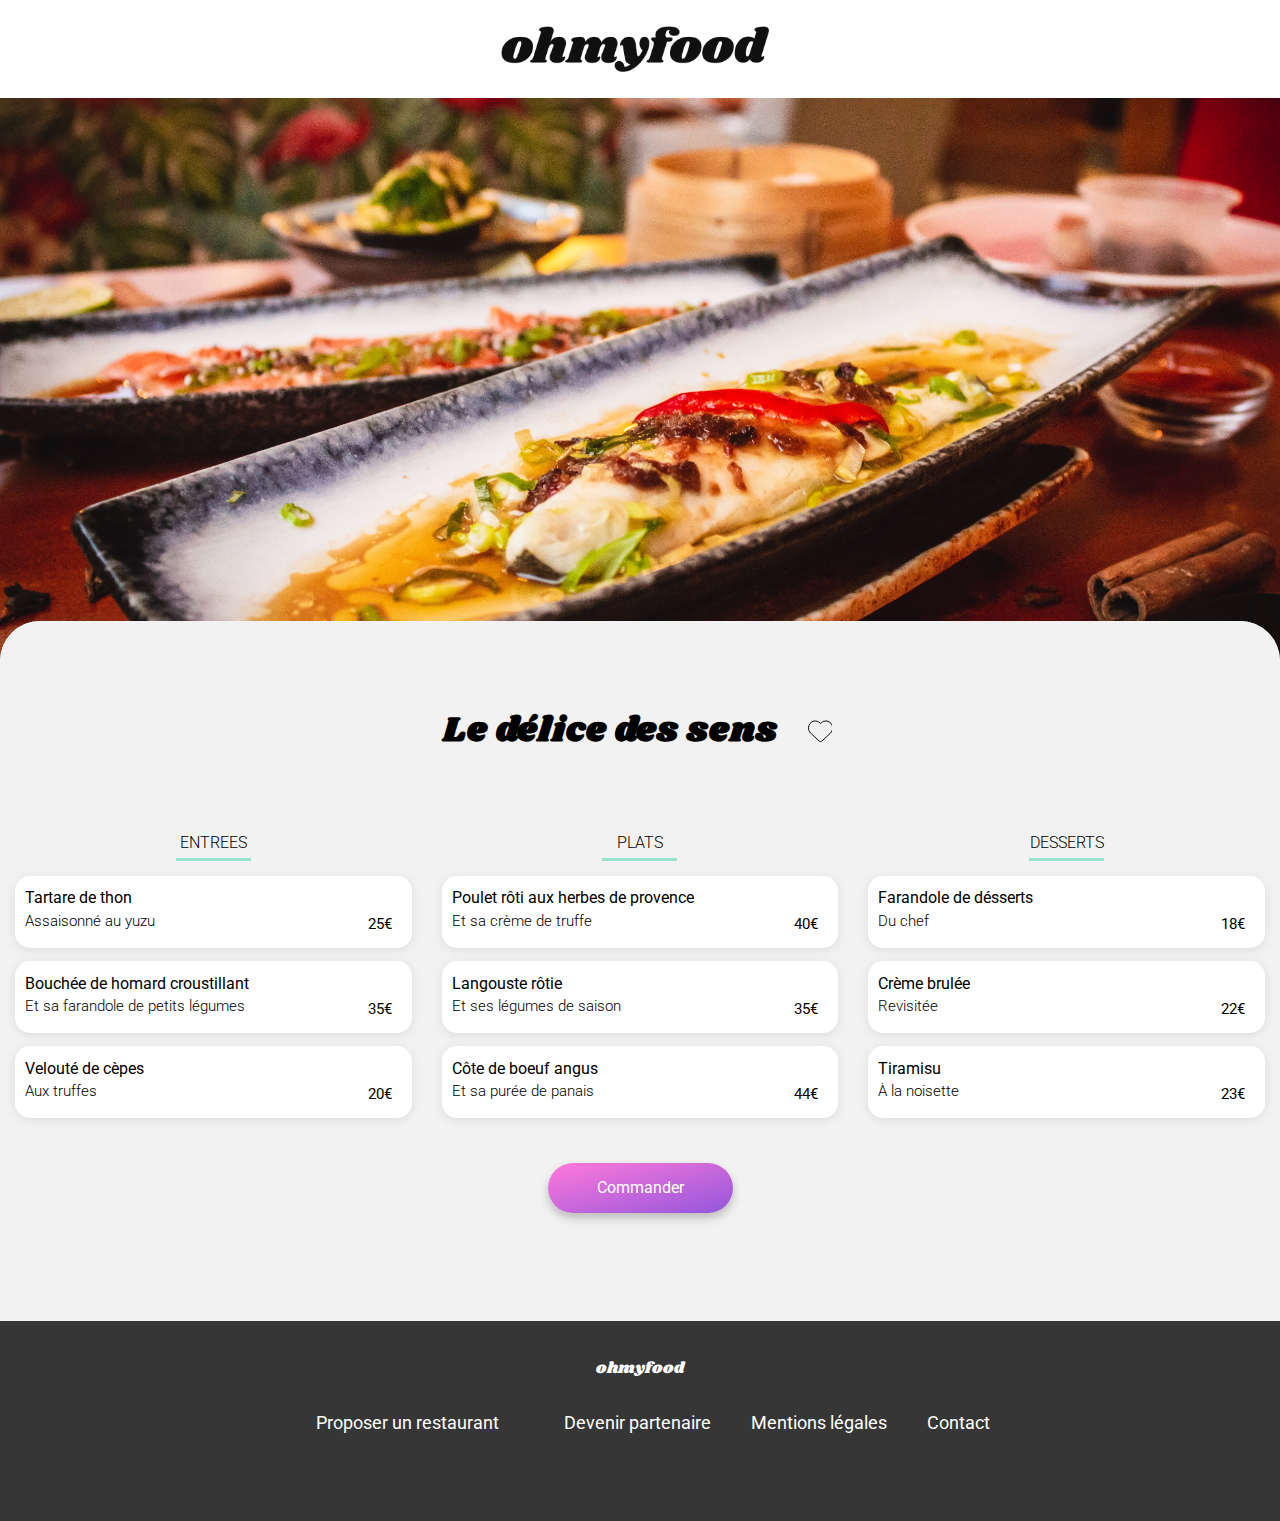
<file: html/menu4.html>
<!DOCTYPE html>
<html lang="fr">
    <head>
       
        <meta charset="utf-8">
        <meta name="viewport" content="width=device-width, initial-scale=1">
        <link rel="stylesheet" href="../css/style.css">
        <link rel="stylesheet" href="../css/normalize.css">
        <link rel="stylesheet" href="https://cdnjs.cloudflare.com/ajax/libs/font-awesome/6.1.2/css/all.min.css" integrity="sha512-1sCRPdkRXhBV2PBLUdRb4tMg1w2YPf37qatUFeS7zlBy7jJI8Lf4VHwWfZZfpXtYSLy85pkm9GaYVYMfw5BC1A==" crossorigin="anonymous" referrerpolicy="no-referrer">

        <link rel="preconnect" href="https://fonts.googleapis.com">
        <link rel="preconnect" href="https://fonts.gstatic.com" crossorigin>
        <link href="https://fonts.googleapis.com/css2?family=Roboto:wght@100;300;400;500;700;900&family=Shrikhand&display=swap" rel="stylesheet">
        <title>Le délice des sens</title>
    </head>
    <body>
        <header class="header2 header2--menu1">
            <div class="header2__home-button">
            <a href="../index.html">
                <span><i class="fa-solid fa-arrow-left"></i></span>
            </a>
            </div>
            <div class="header__logo">
                <img src="../images/logo/ohmyfood.png" alt="logo_ohmyfood">
            </div>
        </header>

        <main>
            <div class="menu-picture">
                <img src="../images/restaurants/le_delice_des_sens.jpg" alt="le_delice_des_sens">
            </div>
            <section class="menu__general"> 
                <div class="menu-picture__title">
                    <h1>Le délice des sens</h1>
                    <div class="card-heart card-heart--menus">
                        <div class="heart1 heart1--menus">
                            <svg xmlns="http://www.w3.org/2000/svg" viewBox="-10 0 530 512">
                                <!--! Font Awesome Pro 6.2.0 by @fontawesome - https://fontawesome.com License - https://fontawesome.com/license (Commercial License) Copyright 2022 Fonticons, Inc. -->
                                <path d="M47.6 300.4L228.3 469.1c7.5 7 17.4 10.9 27.7 10.9s20.2-3.9 27.7-10.9L464.4 300.4c30.4-28.3 47.6-68 47.6-109.5v-5.8c0-69.9-50.5-129.5-119.4-141C347 36.5 300.6 51.4 268 84L256 96 244 84c-32.6-32.6-79-47.5-124.6-39.9C50.5 55.6 0 115.2 0 185.1v5.8c0 41.5 17.2 81.2 47.6 109.5z"/>
                                <defs>
                                    <linearGradient id="mygradient" x1="0%" x2="0%" y1="70%" y2="100%">
                                        <stop offset="0%" stop-color="#FF79DA"/>
                                        <stop offset="100%" stop-color="#9356DC"/>
                                    </linearGradient>
                                    <linearGradient id="mygradient2" x1="0%" x2="0%" y1="40%" y2="100%">
                                        <stop offset="0%" stop-color="#FF79DA"/>
                                        <stop offset="100%" stop-color="#9356DC"/>
                                    </linearGradient>
                                    <linearGradient id="mygradient3" x1="0%" x2="0%" y1="20%" y2="100%">
                                        <stop offset="0%" stop-color="#FF79DA"/>
                                        <stop offset="100%" stop-color="#9356DC"/>
                                    </linearGradient>
                                </defs>
                            </svg> 
                        </div>
                    </div>
                </div>
                <div class="menu__type-master">
                    <div class="menu__type">
                        <div class="menu-title">
                            <h2>ENTREES</h2>
                        </div>
                        <div class="menu__card">
                            <div class="menu-txt">  
                                <h3>Tartare de thon</h3>
                                <p>Assaisonné au yuzu</p>
                            </div>
                            <div class="menu-price">  
                                <p>25€</p>
                                <div class="selection">
                                    <div class="select">
                                        <svg xmlns="http://www.w3.org/2000/svg" viewBox="0 0 512 512">
                                            <!--! Font Awesome Pro 6.2.0 by @fontawesome - https://fontawesome.com License - https://fontawesome.com/license (Commercial License) Copyright 2022 Fonticons, Inc. -->
                                            <path d="M256 512c141.4 0 256-114.6 256-256S397.4 0 256 0S0 114.6 0 256S114.6 512 256 512zM369 209L241 337c-9.4 9.4-24.6 9.4-33.9 0l-64-64c-9.4-9.4-9.4-24.6 0-33.9s24.6-9.4 33.9 0l47 47L335 175c9.4-9.4 24.6-9.4 33.9 0s9.4 24.6 0 33.9z"/>
                                        </svg>
                                    </div>
                                </div>
                            </div>
                        </div>
                        <div class="menu__card">
                            <div class="menu-txt">  
                                <h3>Bouchée de homard croustillant</h3>
                                <p>Et sa farandole de petits légumes</p>
                            </div>
                            <div class="menu-price">  
                                <p>35€</p>
                                <div class="selection">
                                    <div class="select">
                                        <svg xmlns="http://www.w3.org/2000/svg" viewBox="0 0 512 512">
                                            <!--! Font Awesome Pro 6.2.0 by @fontawesome - https://fontawesome.com License - https://fontawesome.com/license (Commercial License) Copyright 2022 Fonticons, Inc. -->
                                            <path d="M256 512c141.4 0 256-114.6 256-256S397.4 0 256 0S0 114.6 0 256S114.6 512 256 512zM369 209L241 337c-9.4 9.4-24.6 9.4-33.9 0l-64-64c-9.4-9.4-9.4-24.6 0-33.9s24.6-9.4 33.9 0l47 47L335 175c9.4-9.4 24.6-9.4 33.9 0s9.4 24.6 0 33.9z"/>
                                        </svg>
                                    </div>
                                </div>
                            </div>
                        </div>
                        <div class="menu__card">
                            <div class="menu-txt">  
                                <h3>Velouté de cèpes</h3>
                                <p>Aux truffes</p>
                            </div>
                            <div class="menu-price">  
                                <p>20€</p>
                                <div class="selection">
                                    <div class="select">
                                        <svg xmlns="http://www.w3.org/2000/svg" viewBox="0 0 512 512">
                                            <!--! Font Awesome Pro 6.2.0 by @fontawesome - https://fontawesome.com License - https://fontawesome.com/license (Commercial License) Copyright 2022 Fonticons, Inc. -->
                                            <path d="M256 512c141.4 0 256-114.6 256-256S397.4 0 256 0S0 114.6 0 256S114.6 512 256 512zM369 209L241 337c-9.4 9.4-24.6 9.4-33.9 0l-64-64c-9.4-9.4-9.4-24.6 0-33.9s24.6-9.4 33.9 0l47 47L335 175c9.4-9.4 24.6-9.4 33.9 0s9.4 24.6 0 33.9z"/>
                                        </svg>
                                    </div>
                                </div>
                            </div>
                        </div>
                    </div>
                    <div class="menu__type">
                        <div class="menu-title menu-title--top">
                            <h2>PLATS</h2>
                        </div>
                        <div class="menu__card menu__card4">
                            <div class="menu-txt menu-txt4">  
                                <h3>Poulet rôti aux herbes de provence</h3>
                                <p>Et sa crème de truffe</p>
                            </div>
                            <div class="menu-price menu-price4">  
                                <p>40€</p>
                                <div class="selection">
                                    <div class="select">
                                        <svg xmlns="http://www.w3.org/2000/svg" viewBox="0 0 512 512">
                                            <!--! Font Awesome Pro 6.2.0 by @fontawesome - https://fontawesome.com License - https://fontawesome.com/license (Commercial License) Copyright 2022 Fonticons, Inc. -->
                                            <path d="M256 512c141.4 0 256-114.6 256-256S397.4 0 256 0S0 114.6 0 256S114.6 512 256 512zM369 209L241 337c-9.4 9.4-24.6 9.4-33.9 0l-64-64c-9.4-9.4-9.4-24.6 0-33.9s24.6-9.4 33.9 0l47 47L335 175c9.4-9.4 24.6-9.4 33.9 0s9.4 24.6 0 33.9z"/>
                                        </svg>
                                    </div>
                                </div>
                            </div>
                        </div>
                        <div class="menu__card">
                            <div class="menu-txt">  
                                <h3>Langouste rôtie</h3>
                                <p>Et ses légumes de saison</p>
                            </div>
                            <div class="menu-price">  
                                <p>35€</p>
                                <div class="selection">
                                    <div class="select">
                                        <svg xmlns="http://www.w3.org/2000/svg" viewBox="0 0 512 512">
                                            <!--! Font Awesome Pro 6.2.0 by @fontawesome - https://fontawesome.com License - https://fontawesome.com/license (Commercial License) Copyright 2022 Fonticons, Inc. -->
                                            <path d="M256 512c141.4 0 256-114.6 256-256S397.4 0 256 0S0 114.6 0 256S114.6 512 256 512zM369 209L241 337c-9.4 9.4-24.6 9.4-33.9 0l-64-64c-9.4-9.4-9.4-24.6 0-33.9s24.6-9.4 33.9 0l47 47L335 175c9.4-9.4 24.6-9.4 33.9 0s9.4 24.6 0 33.9z"/>
                                        </svg>
                                    </div>
                                </div>
                            </div>
                        </div>
                        <div class="menu__card">
                            <div class="menu-txt">  
                                <h3>Côte de boeuf angus</h3>
                                <p>Et sa purée de panais</p>
                            </div>
                            <div class="menu-price">  
                                <p>44€</p>
                                <div class="selection">
                                    <div class="select">
                                        <svg xmlns="http://www.w3.org/2000/svg" viewBox="0 0 512 512">
                                            <!--! Font Awesome Pro 6.2.0 by @fontawesome - https://fontawesome.com License - https://fontawesome.com/license (Commercial License) Copyright 2022 Fonticons, Inc. -->
                                            <path d="M256 512c141.4 0 256-114.6 256-256S397.4 0 256 0S0 114.6 0 256S114.6 512 256 512zM369 209L241 337c-9.4 9.4-24.6 9.4-33.9 0l-64-64c-9.4-9.4-9.4-24.6 0-33.9s24.6-9.4 33.9 0l47 47L335 175c9.4-9.4 24.6-9.4 33.9 0s9.4 24.6 0 33.9z"/>
                                        </svg>
                                    </div>
                                </div>
                            </div>
                        </div>
                    </div>
                    <div class="menu__type">
                        <div class="menu-title menu-title--top">
                            <h2>DESSERTS</h2>
                        </div>
                        <div class="menu__card">
                            <div class="menu-txt">  
                                <h3>Farandole de désserts</h3>
                                <p>Du chef</p>
                            </div>
                            <div class="menu-price">  
                                <p>18€</p>
                                <div class="selection">
                                    <div class="select">
                                        <svg xmlns="http://www.w3.org/2000/svg" viewBox="0 0 512 512">
                                            <!--! Font Awesome Pro 6.2.0 by @fontawesome - https://fontawesome.com License - https://fontawesome.com/license (Commercial License) Copyright 2022 Fonticons, Inc. -->
                                            <path d="M256 512c141.4 0 256-114.6 256-256S397.4 0 256 0S0 114.6 0 256S114.6 512 256 512zM369 209L241 337c-9.4 9.4-24.6 9.4-33.9 0l-64-64c-9.4-9.4-9.4-24.6 0-33.9s24.6-9.4 33.9 0l47 47L335 175c9.4-9.4 24.6-9.4 33.9 0s9.4 24.6 0 33.9z"/>
                                        </svg>
                                    </div>
                                </div>
                            </div>
                        </div>
                        <div class="menu__card">
                            <div class="menu-txt">  
                                <h3>Crème brulée</h3>
                                <p>Revisitée</p>
                            </div>
                            <div class="menu-price">  
                                <p>22€</p>
                                <div class="selection">
                                    <div class="select">
                                        <svg xmlns="http://www.w3.org/2000/svg" viewBox="0 0 512 512">
                                            <!--! Font Awesome Pro 6.2.0 by @fontawesome - https://fontawesome.com License - https://fontawesome.com/license (Commercial License) Copyright 2022 Fonticons, Inc. -->
                                            <path d="M256 512c141.4 0 256-114.6 256-256S397.4 0 256 0S0 114.6 0 256S114.6 512 256 512zM369 209L241 337c-9.4 9.4-24.6 9.4-33.9 0l-64-64c-9.4-9.4-9.4-24.6 0-33.9s24.6-9.4 33.9 0l47 47L335 175c9.4-9.4 24.6-9.4 33.9 0s9.4 24.6 0 33.9z"/>
                                        </svg>
                                    </div>
                                </div>
                            </div>
                        </div>
                        <div class="menu__card">
                            <div class="menu-txt">  
                                <h3>Tiramisu</h3>
                                <p>À la noisette</p>
                            </div>
                            <div class="menu-price">  
                                <p>23€</p>
                                <div class="selection">
                                    <div class="select">
                                        <svg xmlns="http://www.w3.org/2000/svg" viewBox="0 0 512 512">
                                            <!--! Font Awesome Pro 6.2.0 by @fontawesome - https://fontawesome.com License - https://fontawesome.com/license (Commercial License) Copyright 2022 Fonticons, Inc. -->
                                            <path d="M256 512c141.4 0 256-114.6 256-256S397.4 0 256 0S0 114.6 0 256S114.6 512 256 512zM369 209L241 337c-9.4 9.4-24.6 9.4-33.9 0l-64-64c-9.4-9.4-9.4-24.6 0-33.9s24.6-9.4 33.9 0l47 47L335 175c9.4-9.4 24.6-9.4 33.9 0s9.4 24.6 0 33.9z"/>
                                        </svg>
                                    </div>
                                </div>
                            </div>
                        </div> 
                    </div>
                </div>
            </section>
            <div class="order-button">
                <p class="button1 button1--menus">Commander
                    <a href="#order">
                        <span class="button1__lighter"></span>
                    </a>
                </p>
            </div>
        </main>

        <footer class="footer">
            <div class="footer__logo">
                <h2>ohmyfood</h2>
            </div>
            <div class="footer__links">
                <a href="#proposer">
                    <div class="link1">
                        <i class="fa-solid fa-utensils"></i>
                        <p>Proposer un restaurant</p>
                    </div>
                </a>
                <a href="#partenaire">
                    <div class="link1">
                        <i class="fa-solid fa-handshake-angle"></i>
                        <p>Devenir partenaire</p>
                    </div>
                </a>
                <a href="#mentions">
                    <div class="mentions">
                        <p>Mentions légales</p>
                    </div>
                </a>
                <a href="mailto:ohmyfood@testmail.fr">
                    <div class="contact">
                        <p>Contact</p>   
                    </div> 
                </a>    
            </div>
        </footer>
    </body>
</html>
</file>
<file: css/style.css>
@charset "UTF-8";
/* graphic identity */
/* responsive breakpoints */
* {
  box-sizing: border-box;
}

* {
  font-family: "Roboto", sans-serif;
}

h1 {
  font-family: "Shrikhand", sans-serif;
  font-size: 26px;
  padding-top: 20px;
  margin-left: 20px;
  letter-spacing: 1px;
}
@media screen and (min-width: 768px) {
  h1 {
    margin-right: 30px;
    font-size: 35px;
  }
}

h2 {
  font-size: 16px;
  font-weight: 300;
  margin-bottom: 5px;
}
@media screen and (min-width: 768px) {
  h2 {
    display: flex;
    justify-content: center;
  }
}

h3 {
  font-size: 18px;
  font-weight: 400;
  margin-bottom: -10px;
  overflow: hidden;
  text-overflow: ellipsis;
  white-space: nowrap;
}
@media screen and (min-width: 768px) {
  h3 {
    font-size: 16px;
  }
}

h4 {
  font-size: 18px;
  margin-bottom: 20px;
}

h5 {
  font-size: 24px;
  margin-bottom: -6px;
  padding-left: 12%;
  padding-right: 12%;
}

h6 {
  font-size: 24px;
  margin-left: 20px;
  padding-top: 50px;
  margin-bottom: 25px;
}
@media screen and (min-width: 768px) {
  h6 {
    text-align: center;
    margin-bottom: 50px;
    font-size: 35px;
  }
}

/* button restaurants & order */
.button1 {
  border-radius: 30px;
  height: 50px;
  width: 220px;
  margin-bottom: 65px;
  margin-top: 10px;
  background: linear-gradient(to bottom right, #FF79DA, #9356DC);
  border: none;
  color: white;
  box-shadow: 0px 5px 10px #bdbbbb;
  position: relative;
  z-index: 1;
}
.button1:hover .button1__lighter {
  opacity: 1;
}
.button1__lighter {
  position: absolute;
  top: 0;
  right: 0;
  bottom: 0;
  left: 0;
  border-radius: 30px;
  opacity: 0;
  background-color: #ff83dd;
  box-shadow: 0px 7px 20px #bdbbbb;
  z-index: -1;
  transition: opacity 250ms;
}
.button1 .title-button1 {
  font-size: 16px;
}

/* button order menus */
.button1--menus {
  width: 185px;
  margin-top: 22px;
}

.button1--menus2 {
  width: 185px;
  margin-bottom: 80px;
  margin-top: 25px;
}

.order-button {
  display: flex;
  justify-content: center;
  background-color: rgb(242, 242, 242);
  height: 200px;
}
.order-button p {
  display: flex;
  justify-content: center;
  align-items: center;
  font-size: 16px;
}

/* button home */
.header2__home-button {
  display: flex;
  align-items: center;
  width: 50px;
  justify-content: flex-end;
}
.header2__home-button span {
  border: none;
  background: white;
  font-size: 20px;
  color: black;
}

/* animation heart home */
.card-heart {
  position: relative;
}

.card-heart .heart1 {
  width: 25px;
  height: 35px;
  font-size: 30px;
  margin-right: 25px;
}

.card-heart .heart1 path {
  fill: transparent;
  stroke-width: 20;
  stroke: black;
}

.card-heart .heart1:hover path {
  animation: animate-heart 0.3s linear forwards;
}

@keyframes animate-heart {
  0% {
    fill: transparent;
  }
  20% {
    fill: #FF79DA;
  }
  50% {
    fill: url(#mygradient);
  }
  60% {
    fill: url(#mygradient2);
  }
  100% {
    fill: url(#mygradient3);
  }
}
/* animation heart menus */
.heart1--menus {
  margin-top: 40px;
  margin-right: 35px;
}
@media screen and (min-width: 768px) {
  .heart1--menus {
    margin-top: 25px;
  }
}

/* loading spinner */
.loader {
  position: fixed;
  display: flex;
  justify-content: center;
  align-items: center;
  background-color: rgb(255, 255, 255);
  opacity: 0.9;
  height: 100vh;
  top: 0;
  bottom: 0;
  left: 0;
  right: 0;
  z-index: 2;
  animation: disappear 3s forwards;
}

@keyframes disappear {
  100% {
    visibility: hidden;
  }
}
.lds-circle {
  display: grid;
  transform: translateZ(1px);
}
.lds-circle h1 {
  font-size: 50px;
  padding-top: 120px;
  margin-left: 30px;
}

.lds-circle > div {
  display: inline-block;
  width: 350px;
  height: 350px;
  margin: 50px;
  border-radius: 50%;
  background: linear-gradient(to bottom right, #FF79DA, #9356DC);
  animation: lds-circle 2s cubic-bezier(0, 0, 0.5, 1) forwards;
}

@keyframes lds-circle {
  0%, 100% {
    animation-timing-function: cubic-bezier(0.5, 0, 1, 0.5);
  }
  0% {
    transform: rotateY(0deg);
  }
  50% {
    transform: rotateY(1800deg);
    animation-timing-function: cubic-bezier(0, 0.5, 0.5, 1);
  }
  100% {
    transform: rotateY(3600deg);
  }
}
/* animation cards */
.menu__card:nth-child(2) {
  animation: card-appearance 0.5s ease-in-out;
}

.menu__card:nth-child(3) {
  animation: card-appearance 1s ease-in-out;
}

.menu__card:nth-child(4) {
  animation: card-appearance 1.5s ease-in-out;
}

.menu__card:nth-child(5) {
  animation: card-appearance 2s ease-in-out;
}

@keyframes card-appearance {
  0% {
    transform: translateY(5px);
    opacity: 0;
  }
  100% {
    transform: translateY(0);
    opacity: 1;
  }
}
/* slide-in slide-out check button */
.selection {
  width: 70px;
  background: #99E2D0;
  border-radius: 0px 15px 15px 0px;
  display: flex;
  justify-content: center;
  align-items: center;
}
.selection .select {
  width: 30px;
  height: 30px;
  font-size: 30px;
  animation: rotate-icon-out 0.3s ease-out;
}
.selection .select path {
  fill: white;
}

.menu__card:hover .menu-price {
  right: 0px;
}
.menu__card:hover .selection {
  display: flex;
}
.menu__card:hover .select {
  width: 30px;
  height: 30px;
  font-size: 30px;
  animation: rotate-icon-in 0.3s ease-in;
}
.menu__card:hover .select path {
  fill: white;
}
.menu__card:hover .menu-txt {
  margin-right: 0px;
}

@keyframes rotate-icon-in {
  0% {
    transform: rotate(0deg);
  }
  100% {
    transform: rotate(360deg);
  }
}
@keyframes rotate-icon-out {
  100% {
    transform: rotate(0deg);
  }
  0% {
    transform: rotate(0deg);
  }
}
.header1, .header2 {
  display: flex;
  position: relative;
  box-shadow: 0px 2px 3px #cacaca;
}
.header1 .header__logo, .header2 .header__logo {
  display: flex;
  justify-content: center;
  width: 100%;
  padding-bottom: 4%;
  padding-top: 5%;
}
.header1 .header__logo img, .header2 .header__logo img {
  width: 44%;
}
@media screen and (min-width: 996px) {
  .header1 .header__logo, .header2 .header__logo {
    width: 70%;
    margin: auto;
  }
}

.header2 {
  box-shadow: none;
  padding-top: 1%;
}
@media screen and (min-width: 768px) {
  .header2 .header__logo {
    padding-bottom: 2%;
    padding-top: 1%;
  }
}
.header2 .header__logo img {
  width: 50%;
  position: relative;
  right: 30px;
}
@media screen and (min-width: 768px) {
  .header2 .header__logo img {
    width: 30%;
  }
}

.header2--menu1 {
  background: white;
}
@media screen and (min-width: 768px) {
  .header2--menu1 {
    margin-bottom: -15%;
  }
}

.header2--menu2 {
  background: white;
  margin-bottom: -25%;
}
@media screen and (min-width: 768px) {
  .header2--menu2 {
    margin-bottom: -50%;
  }
}

.footer {
  background: hsla(0deg, 0%, 17%, 0.95);
  margin-top: -20px;
  height: 200px;
  width: 100%;
}

.footer__logo {
  position: relative;
  color: white;
  font-family: "Shrikhand", sans-serif;
  font-size: 12px;
  left: 25px;
  top: 25px;
  margin-bottom: 27px;
}
@media screen and (min-width: 768px) {
  .footer__logo {
    font-size: 20px;
    display: flex;
    justify-content: center;
    left: 0px;
  }
}
.footer__logo h2 {
  color: white;
  font-family: "Shrikhand", sans-serif;
}

.footer__links {
  margin-left: 25px;
}
@media screen and (min-width: 768px) {
  .footer__links {
    display: flex;
    justify-content: center;
    position: relative;
    top: 10px;
    font-size: 18px;
    margin-left: 0px;
  }
}
.footer__links a {
  text-decoration: none;
  color: white;
}
@media screen and (min-width: 768px) {
  .footer__links a {
    margin-left: 20px;
    margin-right: 20px;
  }
}

.link1 {
  display: flex;
  align-items: flex-start;
  margin-bottom: -24px;
}
.link1 i {
  width: 35px;
  position: relative;
  top: 20px;
  font-size: 13px;
}
.link1 p {
  margin-left: -10px;
}

.mentions {
  margin-bottom: -5px;
}

/* search city form */
.location {
  display: flex;
  justify-content: center;
  align-items: center;
  padding-left: 5%;
  padding-top: 4%;
  padding-bottom: 4%;
  background-color: rgb(236, 236, 236);
}
@media screen and (min-width: 996px) {
  .location {
    padding-left: 0px;
  }
}
.location input {
  position: relative;
  left: 15px;
  background-color: rgb(236, 236, 236);
  border: none;
}

/* introduction */
.intro {
  display: flex;
  flex-direction: column;
  background-color: rgb(242, 242, 242);
  text-align: center;
  align-items: center;
  height: 230px;
}
@media screen and (min-width: 768px) {
  .intro {
    height: 150px;
  }
}
.intro p {
  font-size: 18px;
  font-weight: 300;
}

/* fonctionnnement */
.fonctionnement {
  background: white;
  height: 440px;
}
@media screen and (min-width: 768px) {
  .fonctionnement {
    height: 300px;
  }
}

.fonctionnement__etapes {
  margin-left: 30px;
}
@media screen and (min-width: 768px) {
  .fonctionnement__etapes {
    display: flex;
    justify-content: space-around;
  }
}

.etape {
  display: flex;
  background: rgb(248, 248, 248);
  border-radius: 20px;
  margin-right: 18px;
  height: 75px;
  margin-bottom: 25px;
  align-items: center;
  box-shadow: 0px 5px 10px #e8e4e4;
}
.etape:hover {
  background: #F4ECFD;
}
.etape:hover i {
  color: #9356DC;
}
@media screen and (min-width: 768px) {
  .etape {
    justify-content: center;
    width: 30%;
  }
}
.etape i {
  margin-left: 10px;
  margin-right: 24px;
  font-size: 18px;
  color: grey;
}

.nbr {
  margin-left: -8px;
  margin-right: 15px;
  background: #9356DC;
  height: 24px;
  width: 24px;
  text-align: center;
  font-size: 13px;
  color: white;
  border-radius: 59%;
  margin-bottom: 3px;
  padding-top: 7px;
}
@media screen and (min-width: 996px) {
  .nbr {
    height: 30px;
    width: 30px;
    margin-bottom: 15px;
  }
}

.text {
  font-weight: 500;
}

/* restaurants */
#restaurants {
  background: rgb(242, 242, 242);
  padding-bottom: 50px;
  margin-top: -50px;
}
#restaurants .title {
  text-align: center;
  margin-left: -200px;
}
@media screen and (min-width: 768px) {
  #restaurants .title {
    width: 100%;
    text-align: center;
    margin-bottom: 50px;
    font-size: 35px;
    margin-left: 0px;
  }
}

.resto__cards {
  display: flex;
  flex-direction: column;
}
@media screen and (min-width: 768px) {
  .resto__cards {
    flex-wrap: wrap;
    flex-direction: row;
    margin: auto;
    justify-content: center;
  }
}
@media screen and (min-width: 996px) {
  .resto__cards {
    width: 996px;
  }
}

.resto__card {
  height: 250px;
  width: 335px;
  margin: auto;
  margin-bottom: 20px;
  background-color: white;
  border-radius: 15px;
  box-shadow: 0px 2px 10px #dedbdb;
}
@media screen and (min-width: 768px) {
  .resto__card {
    margin-bottom: 30px;
    margin-left: 15px;
    margin-right: 15px;
  }
}
@media screen and (min-width: 996px) {
  .resto__card {
    height: 340px;
    width: 460px;
  }
}
.resto__card a {
  text-decoration: none;
  color: black;
}

.image-resto {
  height: 68%;
  width: 100%;
  position: relative;
}
.image-resto img {
  height: 100%;
  width: 100%;
  object-fit: cover;
  border-radius: 15px 15px 0px 0px;
}

.notify-badge {
  position: absolute;
  background: rgb(155, 242, 225);
  height: 30px;
  top: 15px;
  right: 15px;
  width: 80px;
  text-align: center;
  line-height: 2rem;
  font-size: 14px;
  border-radius: 2px;
  color: #268666;
  font-weight: 600;
}

.card-body {
  display: flex;
  justify-content: space-between;
  align-items: center;
  height: 30%;
  width: 100%;
}
.card-body .card-title {
  margin-left: 14px;
  margin-bottom: 5px;
}
@media screen and (min-width: 996px) {
  .card-body .card-title {
    margin-top: 10px;
  }
}
.card-body .card-title p {
  margin-top: -15px;
  font-size: 17px;
  font-weight: 300;
}

main {
  background: #f2f2f2;
}

/* menu grl */
.menu__general {
  margin-bottom: 10px;
  position: relative;
  background-color: rgb(242, 242, 242);
  border-radius: 40px 40px 0px 0px;
}
@media screen and (min-width: 996px) {
  .menu__general {
    display: block;
    justify-content: space-around;
    align-items: center;
  }
}

.menu__general--2 {
  position: relative;
  top: -112px;
  margin-bottom: -112px;
  background: rgb(242, 242, 242);
  border-radius: 40px 40px 0px 0px;
  padding-bottom: 10px;
}
@media screen and (min-width: 768px) {
  .menu__general--2 {
    margin-top: -30%;
  }
}
@media screen and (min-width: 996px) {
  .menu__general--2 {
    display: block;
    height: 700px;
    margin-bottom: -200px;
  }
}

/* name of restaurant */
.menu-picture {
  width: 100%;
  height: auto;
}
.menu-picture img {
  width: 100%;
  height: auto;
}

.menu-picture__title {
  display: flex;
  justify-content: space-between;
  border-radius: 40px 40px 0px 0px;
  position: relative;
  margin-top: -13%;
  background: #f2f2f2;
}
@media screen and (min-width: 768px) {
  .menu-picture__title {
    height: 200px;
    justify-content: center;
    align-items: center;
  }
}

/* selection entrée, plat, dessert */
@media screen and (min-width: 996px) {
  .menu__type-master {
    display: flex;
    justify-content: space-around;
  }
}

.menu__type {
  display: flex;
  flex-direction: column;
  margin-left: 12px;
}
@media screen and (min-width: 768px) {
  .menu__type {
    align-items: center;
  }
}
@media screen and (min-width: 996px) {
  .menu__type {
    width: 31%;
    margin-right: 12px;
  }
}

/* menu title classic */
.menu-title {
  border-bottom: 3px solid #99E2D0;
  width: 40px;
  margin-bottom: 12px;
  margin-left: 5px;
}
@media screen and (min-width: 768px) {
  .menu-title {
    width: 75px;
    margin: auto;
    margin-bottom: 15px;
  }
}

/* menu title with margin-left */
.menu-title--marge {
  margin-left: 40px;
}

/* menu title with margin-top */
.menu-title--top {
  margin-top: 20px;
}
@media screen and (min-width: 768px) {
  .menu-title--top {
    margin-top: 0px;
  }
}

/* cards */
.menu__card {
  overflow: hidden;
  display: flex;
  background: white;
  border-radius: 15px;
  margin-bottom: 13px;
  box-shadow: 0px 2px 10px #dcdcdc;
  justify-content: space-between;
  width: 97%;
  height: 70px;
  align-items: center;
}
@media screen and (min-width: 768px) {
  .menu__card {
    width: 70%;
    height: 50%;
  }
}
@media screen and (min-width: 996px) {
  .menu__card {
    width: 100%;
    height: 50%;
  }
}

.menu__card4 {
  height: 50%;
  width: 97%;
  align-items: center;
}
@media screen and (min-width: 768px) {
  .menu__card4 {
    width: 70%;
    height: 50%;
  }
}
@media screen and (min-width: 996px) {
  .menu__card4 {
    width: 100%;
    height: 50%;
  }
}

.menu-txt {
  margin-left: 10px;
  margin-top: -5px;
  margin-right: -60px;
  overflow: hidden;
}
.menu-txt p {
  font-size: 15px;
  font-weight: 300;
  overflow: hidden;
  text-overflow: ellipsis;
  white-space: nowrap;
}

.menu-txt4 {
  margin-right: 10px;
}

.menu-price {
  display: flex;
  height: 100%;
  position: relative;
  right: -70px;
  transition: all 0.5s;
}
.menu-price p {
  justify-content: center;
  margin-right: 20px;
  margin-top: 40px;
  font-weight: 400;
  font-size: 15px;
}

.menu-price4 p {
  margin-top: 40px;
}

/*# sourceMappingURL=style.css.map */
</file>
